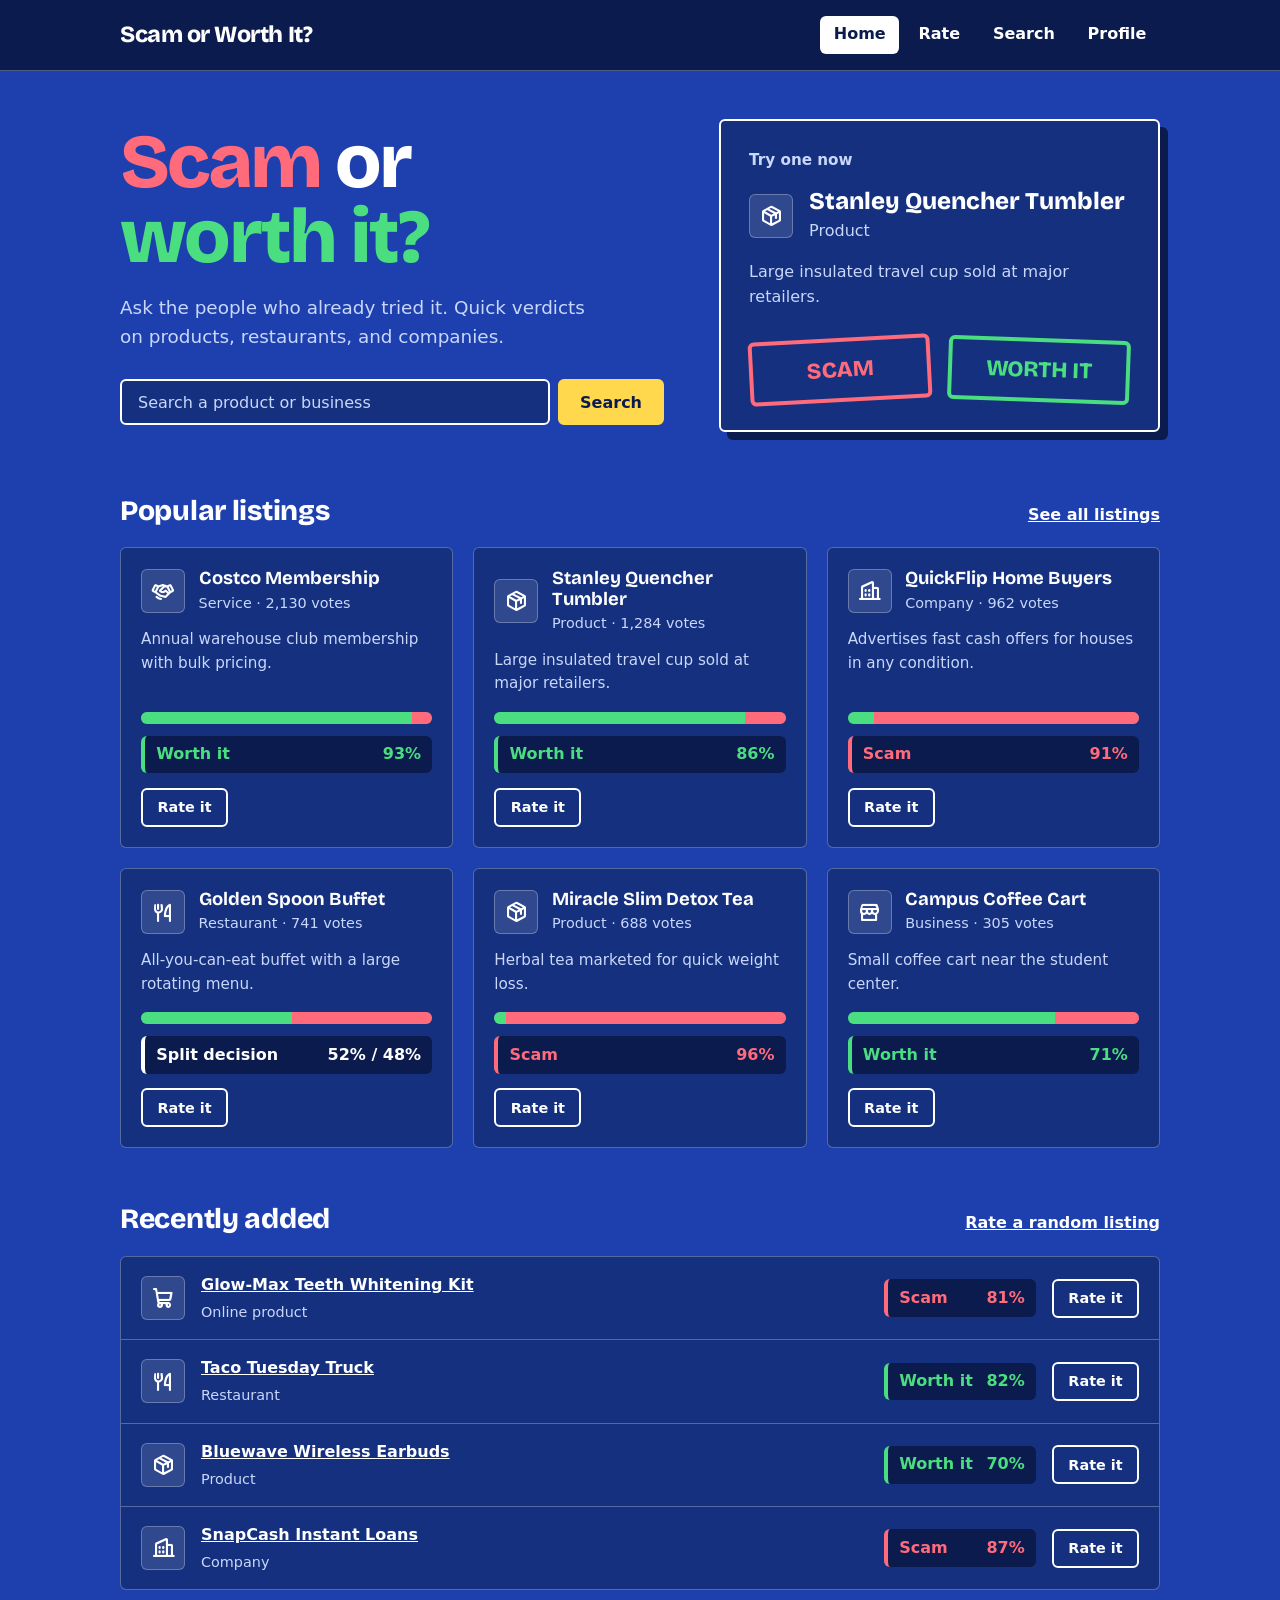
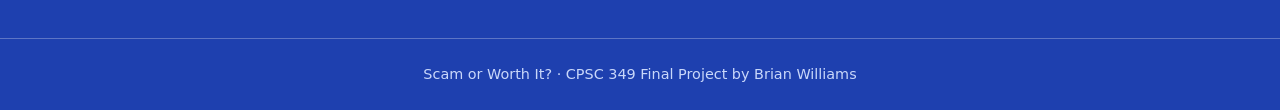
<file: index.html>
<!DOCTYPE html>
<html lang="en">

<head>
  <meta charset="UTF-8">
  <meta name="viewport" content="width=device-width, initial-scale=1">
  <title>Scam or Worth It? | Home</title>

  <link rel="stylesheet" href="css/styles.css">
  <link rel="stylesheet" href="css/home.css">
  <link rel="stylesheet" href="fonts/phosphor/style.css">
</head>

<body>

  <!-- ============ Header ============ -->
  <header class="site-header">
    <a class="logo" href="index.html">Scam or Worth It?</a>

    <nav aria-label="Main">
      <ul class="nav-list">
        <li><a href="index.html" aria-current="page">Home</a></li>
        <li><a href="rate.html">Rate</a></li>
        <li><a href="search.html">Search</a></li>
        <li><a href="profile.html">Profile</a></li>
      </ul>
    </nav>
  </header>


  <main>

    <!-- ============ Hero ============ -->
    <section class="hero">

      <div class="hero-text">
        <h1 class="fade-up">
          <span class="hl-scam">Scam</span> or <span class="hl-worth">worth it?</span>
        </h1>

        <p class="hero-sub fade-up delay-1">
          Ask the people who already tried it. Quick verdicts on products, restaurants, and companies.
        </p>

        <form class="search-form fade-up delay-2" action="search.html" method="get" role="search">
          <label class="visually-hidden" for="hero-search">Search products and businesses</label>
          <input id="hero-search" name="q" type="search" placeholder="Search a product or business">
          <button type="submit" class="btn btn-primary">Search</button>
        </form>
      </div>

      <!-- Filled by home.js with a random listing you have not rated yet -->
      <div class="hero-card fade-up delay-3" id="hero-card" aria-labelledby="try-title" hidden>
        <p class="hero-card-kicker" id="try-title">Try one now</p>

        <div class="hero-card-body">
          <span id="hero-icon"></span>
          <div>
            <h2 class="hero-card-name" id="hero-name"></h2>
            <p class="hero-card-meta" id="hero-meta"></p>
          </div>
        </div>

        <p class="hero-card-blurb" id="hero-blurb"></p>

        <div class="stamp-row" id="hero-stamps">
          <button type="button" class="stamp stamp-scam" data-vote="scam">Scam</button>
          <button type="button" class="stamp stamp-worth" data-vote="worth">Worth it</button>
        </div>

        <!-- Shown after a vote -->
        <div class="hero-card-result" id="hero-result" hidden>
          <p class="result-vote" id="hero-result-vote"></p>
          <div id="hero-result-stats"></div>

          <div class="hero-card-links">
            <button type="button" class="btn btn-primary" id="hero-another">Try another</button>
            <a class="btn" href="rate.html">Keep rating</a>
          </div>
        </div>
      </div>

      <!-- Shown if every listing has already been rated -->
      <div class="hero-card" id="hero-done" hidden>
        <p class="hero-card-kicker">All caught up</p>
        <h2 class="hero-card-name hero-done-title">You've rated every listing</h2>

        <div class="hero-card-links">
          <a class="btn btn-primary" href="profile.html">View my ratings</a>
        </div>
      </div>

    </section>


    <!-- ============ Popular ============ -->
    <section class="section" aria-labelledby="popular-title">
      <div class="section-head">
        <h2 id="popular-title">Popular listings</h2>
        <a href="search.html">See all listings</a>
      </div>

      <!-- Empty in the HTML. js/home.js adds the six most-voted listings here. -->
      <div class="card-grid" id="popular-grid"></div>
    </section>


    <!-- ============ Recently added ============ -->
    <section class="section" aria-labelledby="recent-title">
      <div class="section-head">
        <h2 id="recent-title">Recently added</h2>
        <a href="rate.html">Rate a random listing</a>
      </div>

      <!-- Empty in the HTML. js/home.js adds the four newest listings here. -->
      <ul class="recent-list" id="recent-list"></ul>
    </section>

  </main>


  <!-- ============ Footer ============ -->
  <footer class="site-footer">
    <p>Scam or Worth It? &middot; CPSC 349 Final Project by Brian Williams</p>
  </footer>


  <!-- Load order matters: the data first, then the shared helpers, then this page's script. -->
  <script src="database/listings.js"></script>
  <script src="js/common.js"></script>
  <script src="js/home.js"></script>
</body>

</html>
</file>
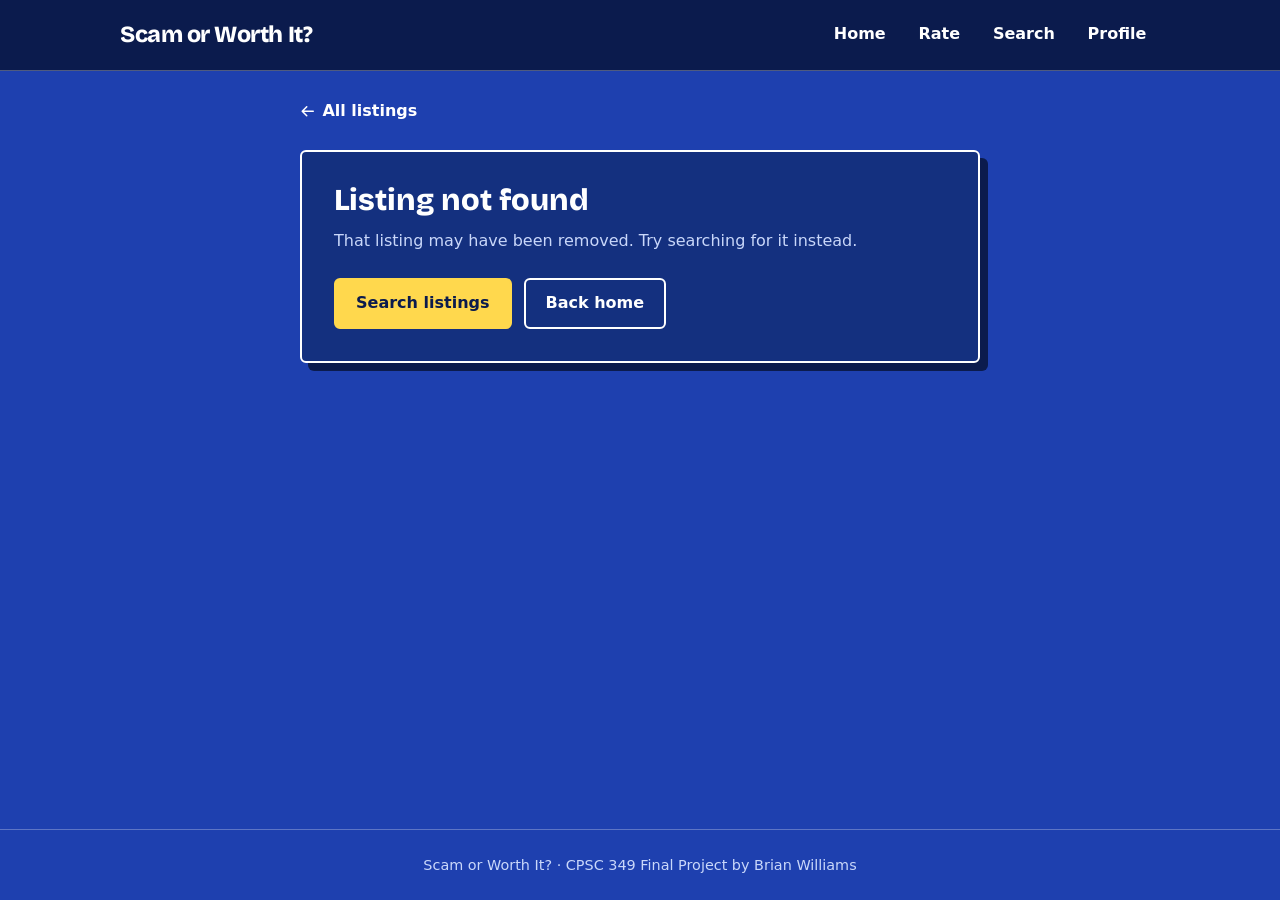
<file: listing.html>
<!DOCTYPE html>
<html lang="en">

<head>
  <meta charset="UTF-8">
  <meta name="viewport" content="width=device-width, initial-scale=1">
  <title>Scam or Worth It? | Listing</title>

  <link rel="stylesheet" href="css/styles.css">
  <link rel="stylesheet" href="css/listing.css">
  <link rel="stylesheet" href="fonts/phosphor/style.css">
</head>

<body>

  <!-- ============ Header ============ -->
  <header class="site-header">
    <a class="logo" href="index.html">Scam or Worth It?</a>

    <nav aria-label="Main">
      <ul class="nav-list">
        <li><a href="index.html">Home</a></li>
        <li><a href="rate.html">Rate</a></li>
        <li><a href="search.html">Search</a></li>
        <li><a href="profile.html">Profile</a></li>
      </ul>
    </nav>
  </header>


  <main class="listing-main">

    <a class="back-link" href="search.html">
      <i class="ph-bold ph-arrow-left" aria-hidden="true"></i>
      All listings
    </a>


    <!-- ============ Listing (filled by listing.js) ============ -->
    <div id="listing-view" hidden>

      <div class="listing-head">
        <span id="listing-icon"></span>
        <div>
          <h1 class="listing-title" id="listing-name"></h1>
          <p class="listing-meta" id="listing-meta"></p>
        </div>
      </div>

      <p class="listing-blurb" id="listing-blurb"></p>

      <!-- Community verdict -->
      <section class="listing-panel" aria-labelledby="verdict-title">
        <h2 class="panel-title" id="verdict-title">Community verdict</h2>

        <p class="big-pct" id="big-pct" aria-live="polite"></p>
        <div id="bar-slot"></div>

        <dl class="count-row">
          <div>
            <dt>Worth it</dt>
            <dd class="count-worth" id="count-worth"></dd>
          </div>
          <div>
            <dt>Scam</dt>
            <dd class="count-scam" id="count-scam"></dd>
          </div>
          <div>
            <dt>Total votes</dt>
            <dd id="count-total"></dd>
          </div>
        </dl>
      </section>

      <!-- Your vote -->
      <section class="listing-panel" aria-labelledby="vote-title">
        <h2 class="panel-title" id="vote-title">Your vote</h2>

        <div id="vote-stamps">
          <div class="stamp-row">
            <button type="button" class="stamp stamp-scam" data-vote="scam">Scam</button>
            <button type="button" class="stamp stamp-worth" data-vote="worth">Worth it</button>
          </div>
        </div>

        <div id="vote-mine" hidden>
          <p class="mine-line" id="mine-line"></p>

          <div class="rate-done-actions">
            <button type="button" class="btn btn-small" id="mine-change"></button>
            <button type="button" class="btn btn-small btn-danger" id="mine-remove">Remove my vote</button>
            <a class="btn btn-small btn-primary" href="rate.html">Rate another</a>
          </div>
        </div>
      </section>

    </div>


    <!-- ============ Not found ============ -->
    <section class="rate-done" id="not-found" hidden>
      <h2 class="rate-name">Listing not found</h2>
      <p class="rate-blurb">That listing may have been removed. Try searching for it instead.</p>

      <div class="rate-done-actions">
        <a class="btn btn-primary" href="search.html">Search listings</a>
        <a class="btn" href="index.html">Back home</a>
      </div>
    </section>

  </main>


  <!-- ============ Footer ============ -->
  <footer class="site-footer">
    <p>Scam or Worth It? &middot; CPSC 349 Final Project by Brian Williams</p>
  </footer>


  <script src="database/listings.js"></script>
  <script src="js/common.js"></script>
  <script src="js/listing.js"></script>
</body>

</html>
</file>
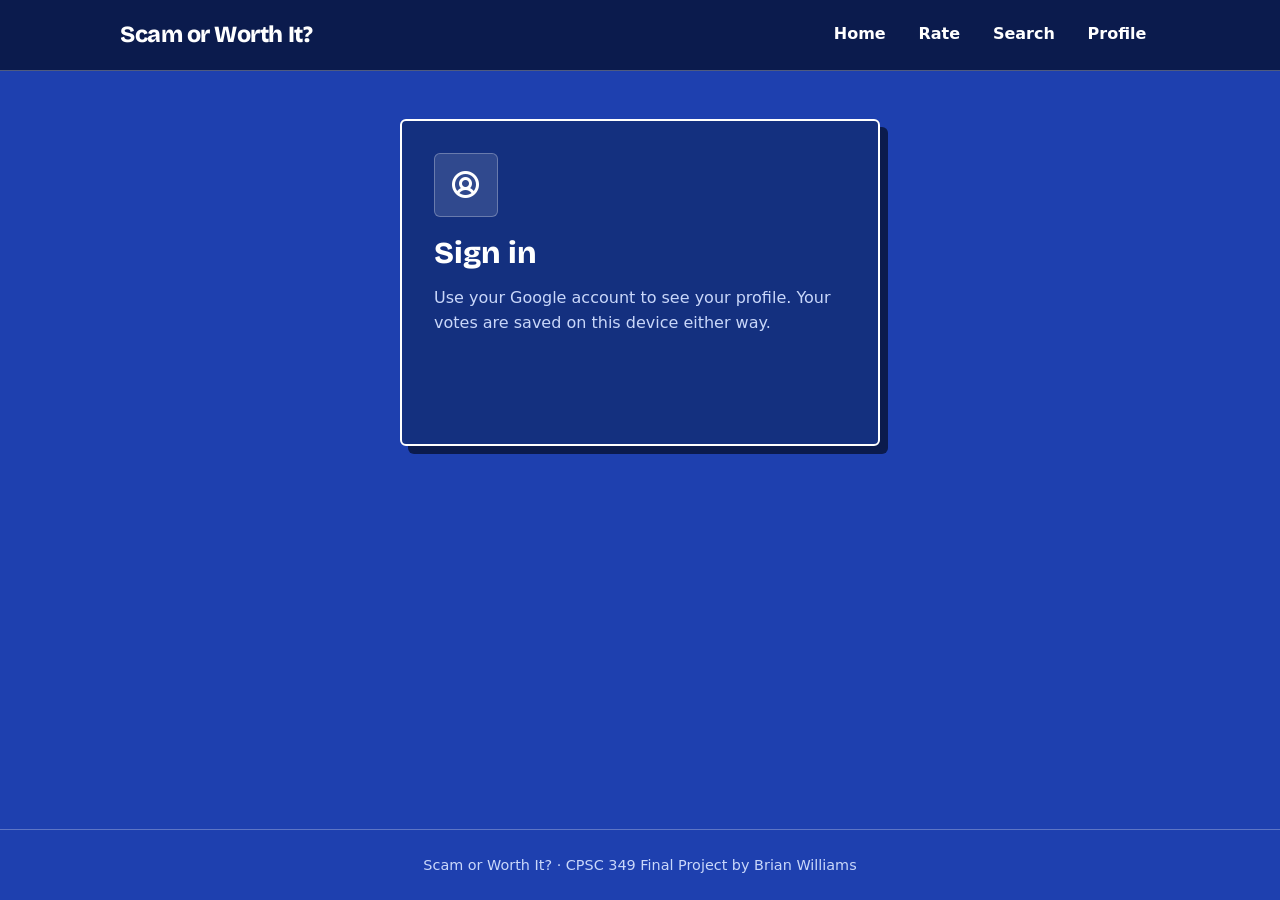
<file: LoginPage.html>
<!DOCTYPE html>
<html lang="en">

<head>
  <meta charset="UTF-8">
  <meta name="viewport" content="width=device-width, initial-scale=1">
  <title>Scam or Worth It? | Sign in</title>

  <link rel="stylesheet" href="css/styles.css">
  <link rel="stylesheet" href="css/login.css">
  <link rel="stylesheet" href="fonts/phosphor/style.css">

  <script src="https://accounts.google.com/gsi/client" async defer></script>
  <script src="database/users.js"></script>
</head>

<body>

  <!-- ============ Header ============ -->
  <header class="site-header">
    <a class="logo" href="index.html">Scam or Worth It?</a>

    <nav aria-label="Main">
      <ul class="nav-list">
        <li><a href="index.html">Home</a></li>
        <li><a href="rate.html">Rate</a></li>
        <li><a href="search.html">Search</a></li>
        <li><a href="profile.html">Profile</a></li>
      </ul>
    </nav>
  </header>


  <main class="login-main">

    <section class="rate-done login-card" aria-labelledby="login-title">

      <span class="icon-tile icon-tile-lg" aria-hidden="true">
        <i class="ph-bold ph-user-circle"></i>
      </span>

      <h1 class="rate-name" id="login-title">Sign in</h1>
      <p class="rate-blurb">
        Use your Google account to see your profile. Your votes are saved on this device either way.
      </p>

      <!-- Google sign-in -->
      <div id="g_id_onload"
           data-client_id="943172599710-h0sdcf947048ntnjkm2mucfn8bc6027t.apps.googleusercontent.com"
           data-callback="handleCredentialResponse"
           data-auto_prompt="false">
      </div>

      <div class="login-button">
        <div class="g_id_signin"
             data-type="standard"
             data-size="large">
        </div>
      </div>

      <p class="login-status" id="login-status" role="status" aria-live="polite" hidden></p>

    </section>

  </main>


  <!-- ============ Footer ============ -->
  <footer class="site-footer">
    <p>Scam or Worth It? &middot; CPSC 349 Final Project by Brian Williams</p>
  </footer>


  <script>
    function handleCredentialResponse(response) {
      console.log("Google ID token:", response.credential);

      const payload = decodeGoogleCredential(response.credential);
      console.log("Decoded user:", payload);

      addUser({
        sub: payload.sub,
        name: payload.name,
        email: payload.email,
        picture: payload.picture
      });

      const status = document.getElementById("login-status");
      status.textContent = "Signed in as " + payload.name;
      status.hidden = false;
    }
  </script>

</body>

</html>
</file>
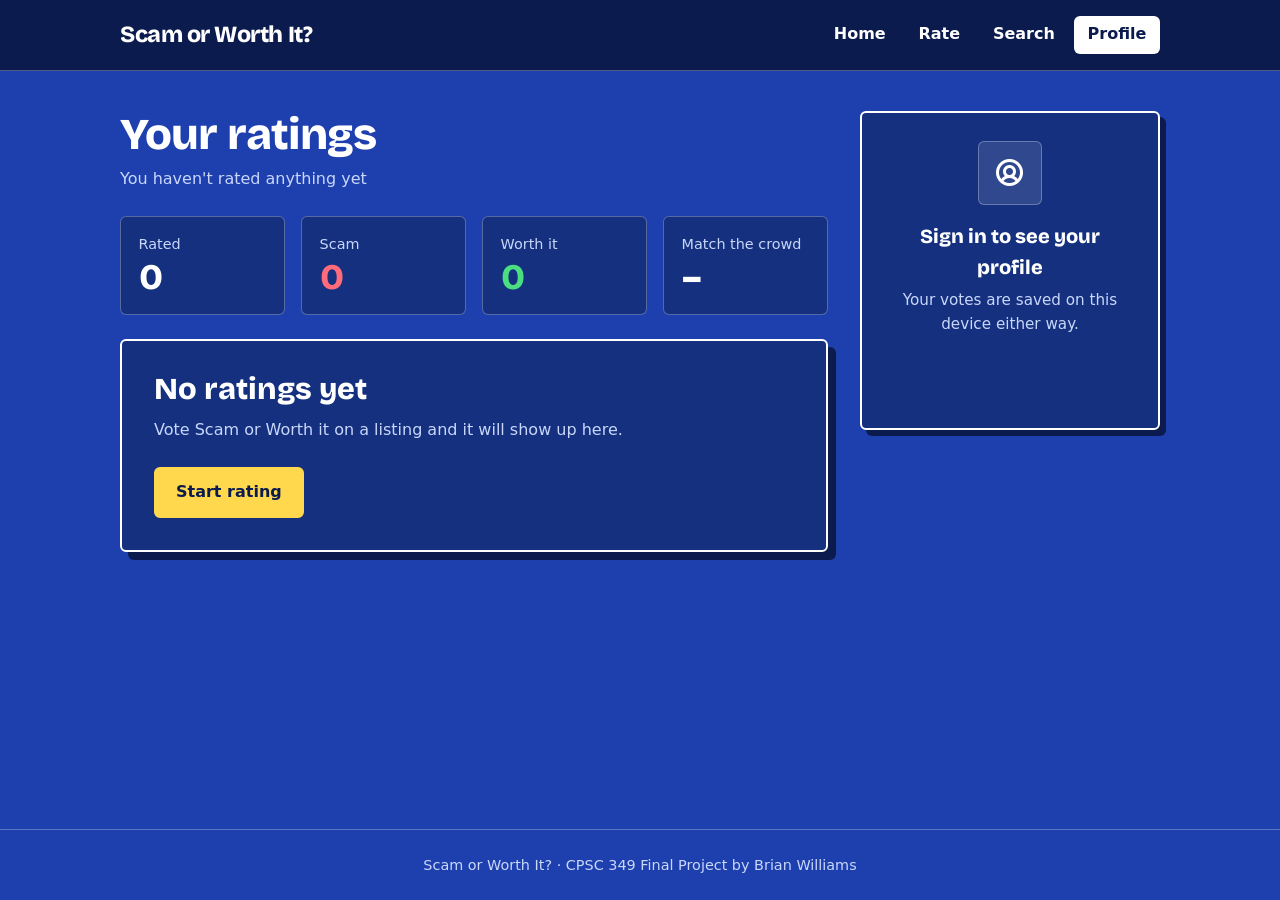
<file: profile.html>
<!DOCTYPE html>
<html lang="en">

<head>
  <meta charset="UTF-8">
  <meta name="viewport" content="width=device-width, initial-scale=1">
  <title>Scam or Worth It? | Profile</title>

  <link rel="stylesheet" href="css/styles.css">
  <link rel="stylesheet" href="css/profile.css">
  <link rel="stylesheet" href="fonts/phosphor/style.css">

  <script src="https://accounts.google.com/gsi/client" async defer></script>
  <script async src="https://securepubads.g.doubleclick.net/tag/js/gpt.js"></script>
</head>

<body>

  <!-- ============ Header ============ -->
  <header class="site-header">
    <a class="logo" href="index.html">Scam or Worth It?</a>

    <nav aria-label="Main">
      <ul class="nav-list">
        <li><a href="index.html">Home</a></li>
        <li><a href="rate.html">Rate</a></li>
        <li><a href="search.html">Search</a></li>
        <li><a href="profile.html" aria-current="page">Profile</a></li>
      </ul>
    </nav>
  </header>


  <div class="profile-layout">

    <!-- ============ Ad rail (hidden on narrow screens) ============ -->
    <aside class="ad-rail" aria-label="Advertisement">
      <div id="ad-slot-left"></div>
    </aside>


    <!-- ============ Main column ============ -->
    <main class="profile-main">

      <h1 class="rate-title">Your ratings</h1>
      <p class="rate-count" id="profile-summary" aria-live="polite"></p>

      <!-- Totals -->
      <dl class="stat-row" id="stat-row">
        <div class="stat">
          <dt>Rated</dt>
          <dd id="stat-total">0</dd>
        </div>
        <div class="stat stat-scam">
          <dt>Scam</dt>
          <dd id="stat-scam">0</dd>
        </div>
        <div class="stat stat-worth">
          <dt>Worth it</dt>
          <dd id="stat-worth">0</dd>
        </div>
        <div class="stat">
          <dt>Match the crowd</dt>
          <dd id="stat-agree">&ndash;</dd>
        </div>
      </dl>

      <!-- Filters and list -->
      <section class="section profile-section" id="profile-list-section" aria-labelledby="history-title">

        <div class="section-head">
          <h2 id="history-title">Your votes</h2>

          <div class="filter-row" role="group" aria-label="Filter votes">
            <button type="button" class="btn btn-small" data-filter="all" aria-pressed="true">All</button>
            <button type="button" class="btn btn-small" data-filter="scam" aria-pressed="false">Scam</button>
            <button type="button" class="btn btn-small" data-filter="worth" aria-pressed="false">Worth it</button>
          </div>
        </div>

        <!-- Empty in the HTML. js/profile.js adds one row per vote here. -->
        <ul class="vote-list" id="vote-list"></ul>

        <div class="profile-actions">
          <button type="button" class="btn btn-small btn-danger" id="clear-btn">Clear all ratings</button>
        </div>

      </section>

      <!-- No ratings yet -->
      <section class="rate-done" id="profile-empty" hidden>
        <h2 class="rate-name">No ratings yet</h2>
        <p class="rate-blurb">Vote Scam or Worth it on a listing and it will show up here.</p>

        <div class="rate-done-actions">
          <a class="btn btn-primary" href="rate.html">Start rating</a>
        </div>
      </section>

    </main>


    <!-- ============ Account card (filled by profile.js) ============ -->
    <aside class="profile-banner" id="profile-banner" aria-label="Account">
    </aside>

  </div>


  <!-- ============ Footer ============ -->
  <footer class="site-footer">
    <p>Scam or Worth It? &middot; CPSC 349 Final Project by Brian Williams</p>
  </footer>


  <script src="database/listings.js"></script>
  <script src="database/users.js"></script>
  <script src="js/common.js"></script>
  <script src="js/profile.js"></script>
  <script src="js/ads.js"></script>
</body>

</html>
</file>
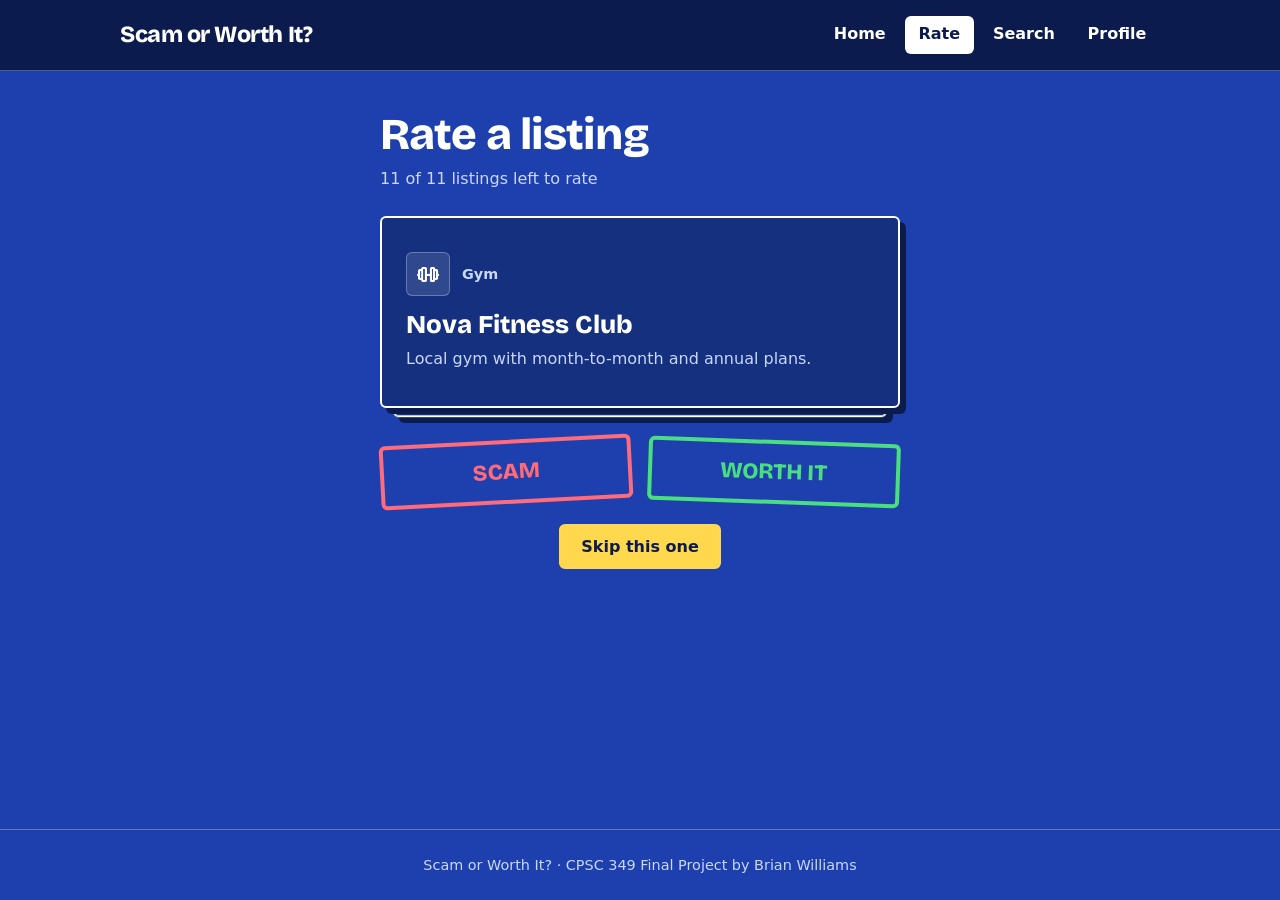
<file: rate.html>
<!DOCTYPE html>
<html lang="en">

<head>
  <meta charset="UTF-8">
  <meta name="viewport" content="width=device-width, initial-scale=1">
  <title>Scam or Worth It? | Rate</title>

  <link rel="stylesheet" href="css/styles.css">
  <link rel="stylesheet" href="css/rate.css">
  <link rel="stylesheet" href="fonts/phosphor/style.css">
</head>

<body>

  <!-- ============ Header ============ -->
  <header class="site-header">
    <a class="logo" href="index.html">Scam or Worth It?</a>

    <nav aria-label="Main">
      <ul class="nav-list">
        <li><a href="index.html">Home</a></li>
        <li><a href="rate.html" aria-current="page">Rate</a></li>
        <li><a href="search.html">Search</a></li>
        <li><a href="profile.html">Profile</a></li>
      </ul>
    </nav>
  </header>


  <main class="rate-main">

    <h1 class="rate-title">Rate a listing</h1>
    <p class="rate-count" id="rate-count" aria-live="polite"></p>


    <!-- ============ Card deck ============
         The front card is up for a vote. The next one waits behind it.
         js/rate.js fills both cards and swaps their positions after each vote. -->

    <div class="deck" id="deck">

      <article class="deck-card deck-back" id="card-b" aria-hidden="true">
        <div class="deck-top">
          <span class="deck-icon"></span>
          <p class="deck-category"></p>
        </div>
        <h2 class="deck-name"></h2>
        <p class="deck-blurb"></p>
      </article>

      <article class="deck-card deck-front" id="card-a">
        <div class="deck-top">
          <span class="deck-icon"></span>
          <p class="deck-category"></p>
        </div>
        <h2 class="deck-name"></h2>
        <p class="deck-blurb"></p>
      </article>

    </div>


    <!-- ============ Vote buttons ============ -->
    <div id="vote-area">
      <div class="stamp-row">
        <button type="button" class="stamp stamp-scam" data-vote="scam">Scam</button>
        <button type="button" class="stamp stamp-worth" data-vote="worth">Worth it</button>
      </div>

      <div class="rate-actions">
        <button type="button" class="btn btn-primary" id="skip-btn">Skip this one</button>
      </div>
    </div>


    <!-- ============ Result (replaces the vote buttons after voting) ============ -->
    <div class="rate-result" id="rate-result" hidden>
      <p class="result-vote" id="result-vote"></p>
      <p class="listing-meta" id="result-votes"></p>

      <div class="verdict-bar" id="result-bar" role="img">
        <span class="bar-worth" id="bar-worth"></span>
        <span class="bar-scam" id="bar-scam"></span>
      </div>

      <p class="verdict" id="result-verdict">
        <span id="result-label"></span>
        <span id="result-pct"></span>
      </p>

      <button type="button" class="btn btn-primary" id="next-btn">Next listing</button>
    </div>


    <!-- ============ All rated ============ -->
    <section class="rate-done" id="rate-done" hidden>
      <h2 class="rate-name">You've rated every listing</h2>
      <p class="rate-blurb">Check your votes on your profile, or clear them to start over.</p>

      <div class="rate-done-actions">
        <a class="btn btn-primary" href="profile.html">View my ratings</a>
        <button type="button" class="btn" id="reset-btn">Clear my ratings</button>
      </div>
    </section>

  </main>


  <!-- ============ Footer ============ -->
  <footer class="site-footer">
    <p>Scam or Worth It? &middot; CPSC 349 Final Project by Brian Williams</p>
  </footer>


  <script src="database/listings.js"></script>
  <script src="js/common.js"></script>
  <script src="js/rate.js"></script>
</body>

</html>
</file>
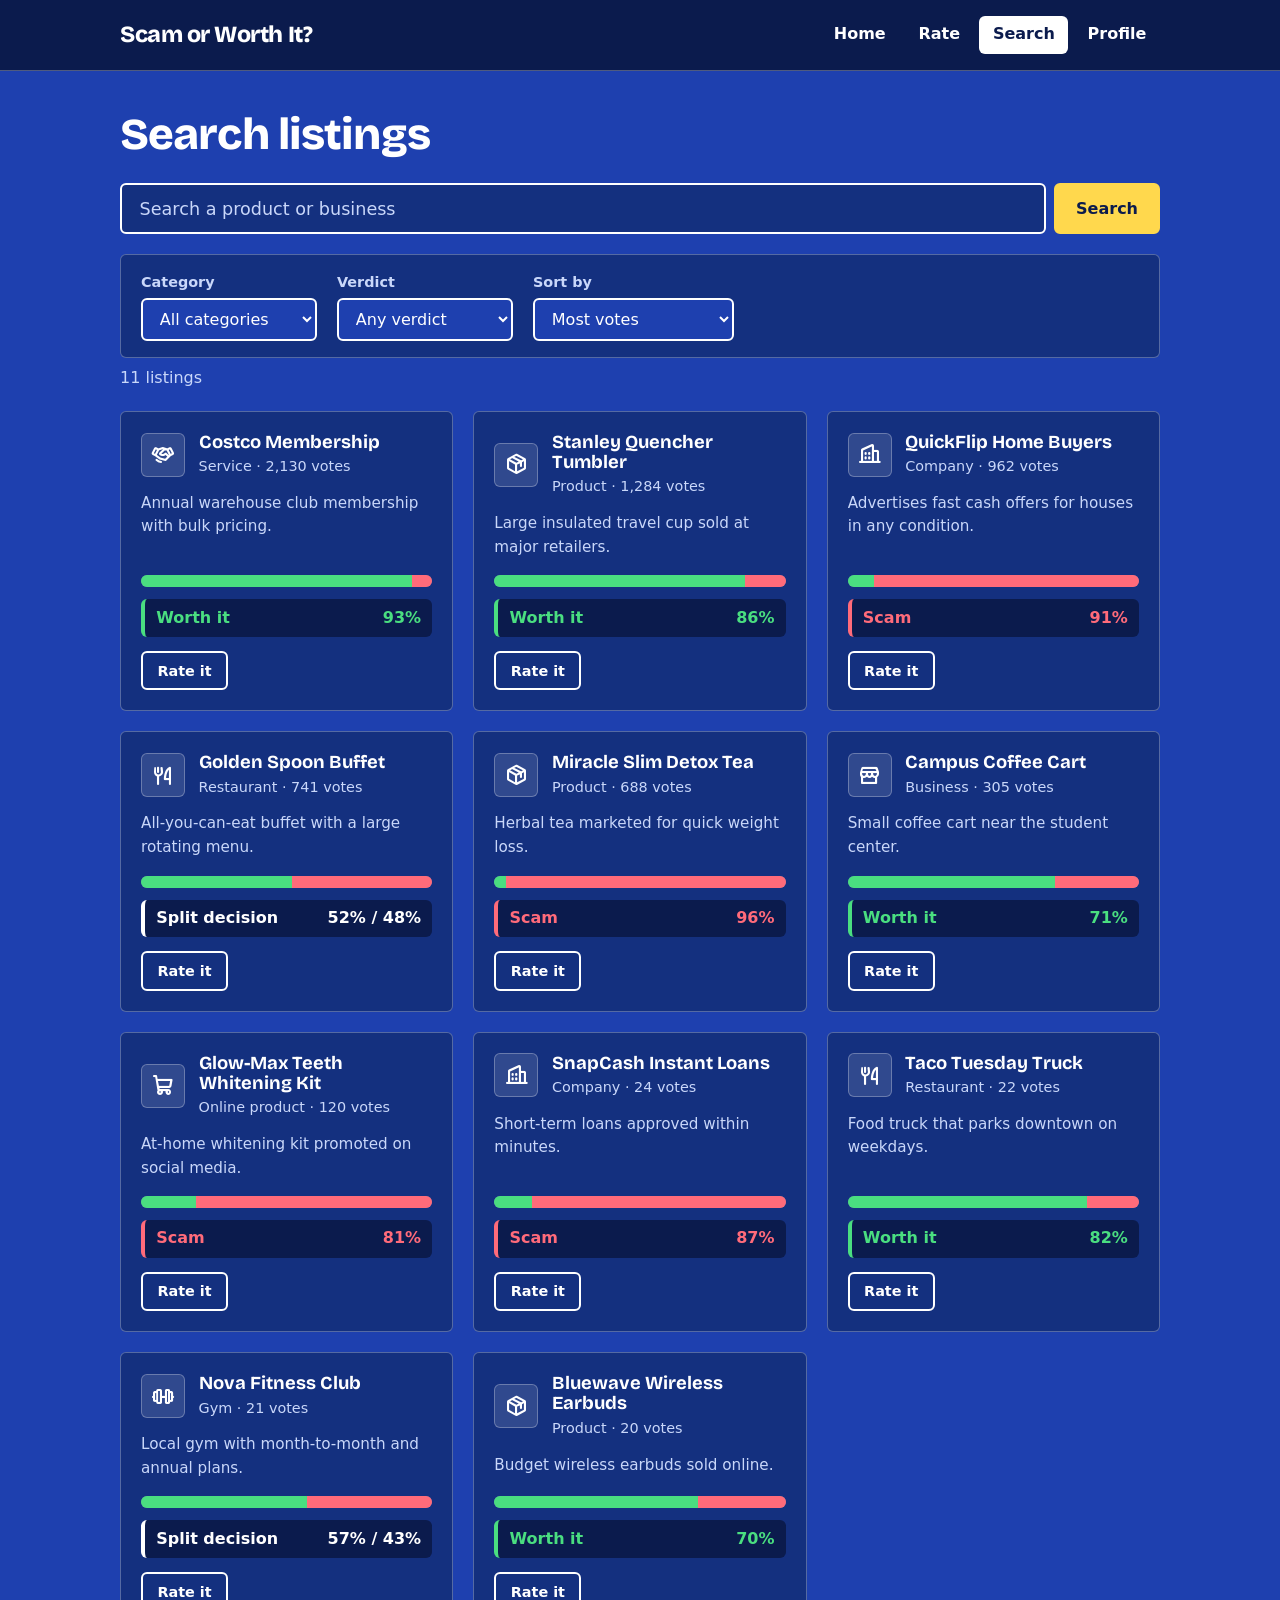
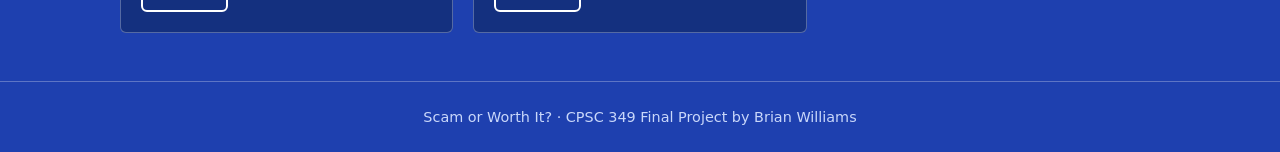
<file: search.html>
<!DOCTYPE html>
<html lang="en">

<head>
  <meta charset="UTF-8">
  <meta name="viewport" content="width=device-width, initial-scale=1">
  <title>Scam or Worth It? | Search</title>

  <link rel="stylesheet" href="css/styles.css">
  <link rel="stylesheet" href="css/search.css">
  <link rel="stylesheet" href="fonts/phosphor/style.css">
</head>

<body>

  <!-- ============ Header ============ -->
  <header class="site-header">
    <a class="logo" href="index.html">Scam or Worth It?</a>

    <nav aria-label="Main">
      <ul class="nav-list">
        <li><a href="index.html">Home</a></li>
        <li><a href="rate.html">Rate</a></li>
        <li><a href="search.html" aria-current="page">Search</a></li>
        <li><a href="profile.html">Profile</a></li>
      </ul>
    </nav>
  </header>


  <main>

    <h1 class="rate-title">Search listings</h1>

    <!-- ============ Search ============ -->
    <form class="search-form search-page-form" id="search-form" role="search">
      <label class="visually-hidden" for="search-input">Search products and businesses</label>
      <input id="search-input" name="q" type="search" placeholder="Search a product or business" autocomplete="off">
      <button type="submit" class="btn btn-primary">Search</button>
    </form>


    <!-- ============ Filters ============ -->
    <div class="search-controls">

      <div class="control">
        <label for="category-select">Category</label>
        <select id="category-select">
          <option value="all">All categories</option>
        </select>
      </div>

      <div class="control">
        <label for="verdict-select">Verdict</label>
        <select id="verdict-select">
          <option value="all">Any verdict</option>
          <option value="worth">Worth it</option>
          <option value="scam">Scam</option>
          <option value="split">Split decision</option>
        </select>
      </div>

      <div class="control">
        <label for="sort-select">Sort by</label>
        <select id="sort-select">
          <option value="votes">Most votes</option>
          <option value="worth">Highest Worth it %</option>
          <option value="scam">Highest Scam %</option>
          <option value="name">Name (A to Z)</option>
        </select>
      </div>

    </div>


    <!-- ============ Results ============ -->
    <p class="rate-count" id="result-count" aria-live="polite"></p>

    <!-- Empty in the HTML. js/search.js fills this with the matching listings. -->
    <div class="card-grid search-grid" id="results"></div>

    <section class="rate-done" id="no-results" hidden>
      <h2 class="rate-name">No listings found</h2>
      <p class="rate-blurb">Try a different spelling, or clear the filters.</p>

      <div class="rate-done-actions">
        <button type="button" class="btn btn-primary" id="reset-filters">Clear search and filters</button>
        <a class="btn" href="rate.html">Rate a random listing</a>
      </div>
    </section>

  </main>


  <!-- ============ Footer ============ -->
  <footer class="site-footer">
    <p>Scam or Worth It? &middot; CPSC 349 Final Project by Brian Williams</p>
  </footer>


  <script src="database/listings.js"></script>
  <script src="js/common.js"></script>
  <script src="js/search.js"></script>
</body>

</html>
</file>
<file: css/styles.css>
/* ==========================================================================
   Base styles shared by every page.
   Page-specific rules live in home.css, search.css, rate.css, and so on.
   ========================================================================== */


/* ---------- Fonts (self-hosted) ---------- */

@font-face {
  font-family: "Bricolage Grotesque";
  src: url("../fonts/bricolage-700.woff2") format("woff2");
  font-weight: 700;
  font-style: normal;
  font-display: swap;
}

@font-face {
  font-family: "Bricolage Grotesque";
  src: url("../fonts/bricolage-800.woff2") format("woff2");
  font-weight: 800 900;
  font-style: normal;
  font-display: swap;
}


/* ---------- Design tokens ---------- */

:root {
  /* Colour */
  --ink: #ffffff;                 /* main text */
  --ink-soft: #c9d7fa;            /* secondary text */
  --on-light: #0b1b4d;            /* text on yellow or white fills */
  --bg: #1e40af;                  /* page background */
  --card: #14307f;                /* cards and inputs */
  --banner: #0b1b4d;              /* header and verdict chips */
  --shadow: #0b1b4d;              /* hard offset shadows */
  --line: rgba(255, 255, 255, 0.28);
  --highlight: #ffd84d;           /* primary buttons and focus ring */
  --scam: #ff6b7a;
  --scam-soft: #ffb3bb;           /* scam red for small text (4.5:1 on blue) */
  --worth: #4ade80;

  /* Type */
  --font-display: "Bricolage Grotesque", system-ui, -apple-system, "Segoe UI", Roboto, "Helvetica Neue", Arial, sans-serif;
  --font-body: system-ui, -apple-system, "Segoe UI", Roboto, "Helvetica Neue", Arial, sans-serif;

  /* Shape and layout */
  --radius: 6px;
  --page-width: 1080px;
  --ease: cubic-bezier(0.16, 1, 0.3, 1);

  color-scheme: dark;             /* dark dropdowns, scrollbars, form controls */
}


/* ---------- Base ---------- */

*,
*::before,
*::after {
  box-sizing: border-box;
}

body {
  display: flex;
  flex-direction: column;
  min-height: 100dvh;
  margin: 0;
  background: var(--bg);
  color: var(--ink);
  font-family: var(--font-body);
  font-size: 1rem;
  line-height: 1.55;
}

/* Every page's content sits in one centred column, up to --page-width wide.
   profile-main overrides this inside its own layout (see profile.css). */
main {
  flex: 1;
  width: 100%;
  max-width: var(--page-width);
  margin: 0 auto;
  padding: 0 1.25rem 3rem;
}

h1,
h2,
h3 {
  margin: 0;
  font-family: var(--font-display);
  line-height: 1.1;
}

p {
  margin: 0;
}

a {
  color: var(--ink);
}

a:focus-visible,
button:focus-visible,
input:focus-visible,
select:focus-visible {
  outline: 3px solid var(--highlight);
  outline-offset: 2px;
}

/* Hides an element visually but keeps it for screen readers.
   Used for the search field labels, which the design doesn't show. */
.visually-hidden {
  position: absolute;
  width: 1px;
  height: 1px;
  overflow: hidden;
  clip: rect(0 0 0 0);
  white-space: nowrap;
}

[hidden] {
  display: none !important;
}


/* ---------- Header and navigation ---------- */

.site-header {
  position: relative;
  z-index: 10;                    /* keeps the Rate deck under the banner */
  display: flex;
  flex-wrap: wrap;
  align-items: center;
  justify-content: space-between;
  gap: 0.75rem 2rem;
  padding: 1rem max(1.25rem, calc((100% - var(--page-width)) / 2 + 1.25rem));
  background: var(--banner);
  border-bottom: 1px solid var(--line);
}

.logo {
  font-family: var(--font-display);
  font-size: 1.45rem;
  font-weight: 800;
  letter-spacing: -0.02em;
  text-decoration: none;
}

.nav-list {
  display: flex;
  gap: 0.35rem;
  margin: 0;
  padding: 0;
  list-style: none;
}

.nav-list a {
  display: block;
  padding: 0.4rem 0.85rem;
  border-radius: var(--radius);
  font-weight: 600;
  text-decoration: none;
  transition: background-color 0.15s ease;
}

.nav-list a:hover {
  background: rgba(255, 255, 255, 0.12);
}

.nav-list a[aria-current="page"] {
  background: var(--ink);
  color: var(--on-light);
}


/* ---------- Section layout ---------- */

.section {
  margin-top: 3.5rem;
}

.section-head {
  display: flex;
  align-items: baseline;
  justify-content: space-between;
  gap: 1rem;
  margin-bottom: 1.25rem;
}

.section-head h2 {
  font-size: 1.75rem;
  font-weight: 800;
  letter-spacing: -0.01em;
}

.section-head a {
  font-weight: 600;
}

.rate-title {
  margin-top: 2.5rem;
  font-size: clamp(2rem, 4vw, 2.75rem);
  font-weight: 800;
  letter-spacing: -0.02em;
}

.rate-count {
  margin-top: 0.5rem;
  color: var(--ink-soft);
}

.listing-meta {
  margin-top: 0.2rem;
  font-size: 0.9rem;
  color: var(--ink-soft);
}

.site-footer {
  padding: 1.5rem 1.25rem;
  border-top: 1px solid var(--line);
  color: var(--ink-soft);
  font-size: 0.9rem;
  text-align: center;
}


/* ---------- Buttons ---------- */

/* Base button. Variants layer on top of this:
   .btn-primary (yellow), .btn-small (compact), .btn-danger (red outline). */
.btn {
  display: inline-block;
  padding: 0.7rem 1.25rem;
  border: 2px solid var(--ink);
  border-radius: var(--radius);
  background: var(--card);
  color: var(--ink);
  font-family: var(--font-body);
  font-size: 1rem;
  font-weight: 600;
  text-decoration: none;
  cursor: pointer;
  transition: background-color 0.15s ease, color 0.15s ease, transform 0.1s ease;
}

.btn:hover {
  background: var(--ink);
  color: var(--on-light);
}

.btn:active {
  transform: translateY(1px) scale(0.98);
}

.btn-primary {
  background: var(--highlight);
  border-color: var(--highlight);
  color: var(--on-light);
}

.btn-primary:hover {
  background: var(--ink);
  border-color: var(--ink);
  color: var(--on-light);
}

.btn-small {
  padding: 0.4rem 0.9rem;
  font-size: 0.9rem;
  white-space: nowrap;
}

/* Destructive actions: remove a vote, clear everything */
.btn-danger {
  background: transparent;
  border-color: var(--scam-soft);
  color: var(--scam-soft);
}

.btn-danger:hover {
  background: var(--scam-soft);
  border-color: var(--scam-soft);
  color: var(--on-light);
}


/* ---------- Search field ---------- */

.search-form {
  display: flex;
  gap: 0.5rem;
  max-width: 34rem;
  margin-top: 1.75rem;
}

.search-form input {
  flex: 1;
  min-width: 0;
  padding: 0.7rem 1rem;
  border: 2px solid var(--ink);
  border-radius: var(--radius);
  background: var(--card);
  color: var(--ink);
  font-family: var(--font-body);
  font-size: 1rem;
}

.search-form input::placeholder {
  color: var(--ink-soft);
}


/* ---------- Stamps ----------
   The memorable element: heavy, slightly tilted, ink-bordered.
   Each stamp sets --tone (its colour) and --tilt (its angle). */

.stamp {
  flex: 1;
  padding: 0.9rem 0.5rem;
  border: 4px solid var(--tone, var(--ink));
  border-radius: var(--radius);
  background: transparent;
  color: var(--tone, var(--ink));
  font-family: var(--font-display);
  font-size: 1.4rem;
  font-weight: 800;
  text-align: center;
  text-decoration: none;
  text-transform: uppercase;
  cursor: pointer;
  transform: rotate(var(--tilt, 0deg));
  transition: transform 0.12s ease, background-color 0.12s ease, color 0.12s ease;
}

.stamp:hover,
.stamp:focus-visible {
  background: var(--tone, var(--ink));
  color: var(--card);
  transform: rotate(var(--tilt, 0deg)) scale(1.05);
}

/* Pressed: the stamp lands */
.stamp:active {
  transform: rotate(var(--tilt, 0deg)) scale(0.96);
}

/* Each stamp only sets its colour and tilt. The shared .stamp rules do the rest. */
.stamp-scam {
  --tone: var(--scam);
  --tilt: -3deg;
}

.stamp-worth {
  --tone: var(--worth);
  --tilt: 2deg;
}

.stamp-row {
  display: flex;
  gap: 1rem;
  margin-top: 1.75rem;
}


/* ---------- Category icon tile ---------- */

.icon-tile {
  display: inline-flex;
  flex-shrink: 0;
  align-items: center;
  justify-content: center;
  width: 2.75rem;
  height: 2.75rem;
  border: 1px solid var(--line);
  border-radius: var(--radius);
  background: rgba(255, 255, 255, 0.12);
  color: var(--ink);
  font-size: 1.4rem;
}

.icon-tile-lg {
  width: 4rem;
  height: 4rem;
  font-size: 2rem;
}


/* ---------- Listing cards ---------- */

.card-grid {
  display: grid;
  grid-template-columns: repeat(3, 1fr);
  gap: 1.25rem;
}

/* One listing as a card. Used by the popular grid on home and by search results.
   The card is a flex column so the bar and chip line up across a row. */
.listing-card {
  position: relative;             /* anchors the stretched title link */
  display: flex;
  flex-direction: column;
  padding: 1.25rem;
  border: 1px solid var(--line);
  border-radius: var(--radius);
  background: var(--card);
  transition: transform 0.18s var(--ease), box-shadow 0.18s var(--ease), border-color 0.18s ease;
}

.listing-card:hover,
.listing-card:focus-within {
  transform: translateY(-3px);
  border-color: var(--ink);
  box-shadow: 5px 5px 0 var(--shadow);
}

.card-top {
  display: flex;
  align-items: center;
  gap: 0.85rem;
}

.listing-card h3 {
  font-size: 1.15rem;
  font-weight: 700;
}

.listing-card h3 a {
  text-decoration: none;
}

/* The whole card is clickable through the title link */
.listing-card h3 a::after {
  content: "";
  position: absolute;
  inset: 0;
}

.listing-card h3 a:hover {
  text-decoration: underline;
}

.listing-card h3 a:focus-visible {
  outline-offset: 4px;
}

/* flex: 1 pushes the bar to the bottom so bars line up across a row */
.card-blurb {
  display: -webkit-box;
  flex: 1;
  margin-top: 0.9rem;
  overflow: hidden;
  color: var(--ink-soft);
  font-size: 0.95rem;
  -webkit-box-orient: vertical;
  -webkit-line-clamp: 2;
}

.card-foot {
  margin-top: 0.9rem;
}

.card-voted {
  color: var(--ink-soft);
  font-size: 0.9rem;
  font-weight: 600;
}


/* ---------- Verdict bar and chip ----------
   Bar: green = Worth it, red = Scam.
   Chip: a dark plate so the coloured text stays readable. */

.verdict-bar {
  display: flex;
  height: 12px;
  margin-top: 1rem;
  overflow: hidden;
  border-radius: 999px;
  background: var(--line);
}

.bar-worth {
  background: var(--worth);
}

.bar-scam {
  background: var(--scam);
}

.verdict {
  display: flex;
  align-items: center;
  justify-content: space-between;
  gap: 0.75rem;
  margin-top: 0.75rem;
  padding: 0.4rem 0.7rem;
  border-left: 4px solid currentColor;
  border-radius: var(--radius);
  background: var(--banner);
  font-weight: 700;
}

.verdict-worth {
  color: var(--worth);
}

.verdict-scam {
  color: var(--scam);
}

.verdict-split {
  color: var(--ink);
}


/* ---------- Shared states: empty, finished, and results ---------- */

/* Boxed panel for "empty" and "finished" messages: no ratings yet,
   no search results, all rated, listing not found, and the sign-in card. */
.rate-done {
  margin-top: 1.5rem;
  padding: 2rem;
  border: 2px solid var(--ink);
  border-radius: var(--radius);
  background: var(--card);
  box-shadow: 8px 8px 0 var(--shadow);
}

.rate-name {
  font-size: 1.9rem;
  font-weight: 800;
}

.rate-blurb {
  max-width: 34rem;
  margin-top: 0.75rem;
  color: var(--ink-soft);
}

.rate-done-actions {
  display: flex;
  flex-wrap: wrap;
  gap: 0.75rem;
  margin-top: 1.5rem;
}

.result-vote {
  font-family: var(--font-display);
  font-size: 1.3rem;
  font-weight: 800;
}


/* ---------- Entry motion ----------
   Hero reads first, then the rest. Use .delay-N with .fade-up to stagger. */

@keyframes fade-up {
  from {
    opacity: 0;
    transform: translateY(14px);
  }

  to {
    opacity: 1;
    transform: none;
  }
}

@keyframes bar-grow {
  from {
    transform: scaleX(0);
  }

  to {
    transform: scaleX(1);
  }
}

/* Plays once when the element appears. Each .delay-N step adds 70ms,
   so elements with delay-1 and delay-2 come in one after the other. */
.fade-up {
  animation: fade-up 0.6s var(--ease) both;
  animation-delay: calc(var(--i, 0) * 70ms);
}

.delay-1 { --i: 1; }
.delay-2 { --i: 2; }
.delay-3 { --i: 3; }

.verdict-bar.animate span {
  transform-origin: left;
  animation: bar-grow 0.7s var(--ease) both;
}


/* ---------- Responsive ---------- */

@media (max-width: 900px) {
  .card-grid {
    grid-template-columns: repeat(2, 1fr);
  }
}

/* Phone layout: everything stacks into one column and the header wraps.
   Each page's own CSS file has its own phone rules too. */
@media (max-width: 560px) {
  .site-header {
    padding-top: 0.85rem;
    padding-bottom: 0.85rem;
  }

  /* Logo on top, the four links share the second row */
  nav {
    width: 100%;
  }

  .nav-list {
    justify-content: space-between;
  }

  .nav-list a {
    padding: 0.4rem 0.6rem;
  }

  .card-grid {
    grid-template-columns: 1fr;
  }

  .search-form,
  .stamp-row {
    flex-direction: column;
  }

  .section-head {
    flex-direction: column;
    gap: 0.4rem;
  }

  .rate-done {
    padding: 1.5rem;
  }
}


/* ---------- Reduced motion ---------- */

@media (prefers-reduced-motion: reduce) {
  *,
  *::before,
  *::after {
    animation: none !important;
    transition: none !important;
  }

  .listing-card:hover,
  .listing-card:focus-within {
    transform: none;
  }
}
</file>
<file: css/home.css>
/* Home page. Loaded after styles.css. */


/* ---------- Hero ---------- */

/* Two columns on desktop: headline and search on the left, the Try one card on the right.
   Stacks into one column below 900px. */
.hero {
  display: grid;
  grid-template-columns: 1.25fr 1fr;
  align-items: center;
  gap: 3rem;
  padding: 3rem 0 0.5rem;
}

.hero h1 {
  font-size: clamp(2.8rem, 7vw, 4.75rem);
  font-weight: 800;
  line-height: 0.98;
  letter-spacing: -0.035em;
}

.hl-scam {
  color: var(--scam);
}

/* Keeps "worth it?" on one line so the headline is two lines at most */
.hl-worth {
  color: var(--worth);
  white-space: nowrap;
}

.hero-sub {
  max-width: 30rem;
  margin-top: 1.25rem;
  color: var(--ink-soft);
  font-size: 1.15rem;
}


/* ---------- Hero card ---------- */

/* The "Try one now" card. home.js fills it with a random unrated listing.
   The "All caught up" card uses this same style. */
.hero-card {
  padding: 1.75rem;
  border: 2px solid var(--ink);
  border-radius: var(--radius);
  background: var(--card);
  box-shadow: 8px 8px 0 var(--shadow);
}

.hero-card-kicker {
  color: var(--ink-soft);
  font-size: 0.95rem;
  font-weight: 600;
}

.hero-card-body {
  display: flex;
  align-items: center;
  gap: 1rem;
  margin-top: 1rem;
}

.hero-card-name {
  font-size: 1.5rem;
  font-weight: 800;
}

.hero-done-title {
  margin-top: 0.5rem;
}

.hero-card-meta {
  margin-top: 0.3rem;
  color: var(--ink-soft);
}

.hero-card-blurb {
  margin-top: 1rem;
  color: var(--ink-soft);
}

.hero-card-result .result-vote {
  margin-top: 1.25rem;
}

.hero-card-links {
  display: flex;
  flex-wrap: wrap;
  gap: 0.75rem;
  margin-top: 1.25rem;
}


/* ---------- Recently added ---------- */

/* "Recently added": one row per listing (icon, name, category, verdict, button).
   home.js builds the rows. */
.recent-list {
  margin: 0;
  padding: 0;
  list-style: none;
  border: 1px solid var(--line);
  border-radius: var(--radius);
  background: var(--card);
}

.recent-list li {
  display: flex;
  align-items: center;
  gap: 1rem;
  padding: 1rem 1.25rem;
}

.recent-list li + li {
  border-top: 1px solid var(--line);
}

.recent-info {
  flex: 1;
  min-width: 0;
}

.recent-info > a {
  font-weight: 700;
}

.recent-list .verdict {
  flex-shrink: 0;
  min-width: 9.5rem;
  margin-top: 0;
}


/* ---------- Responsive ---------- */

@media (max-width: 900px) {
  .hero {
    grid-template-columns: 1fr;
    gap: 2.5rem;
    padding-top: 2rem;
  }
}

@media (max-width: 560px) {
  .recent-list li {
    flex-wrap: wrap;
  }

  .recent-list .verdict {
    order: 3;
    width: 100%;
  }
}
</file>
<file: fonts/phosphor/style.css>
@font-face {
  font-family: "Phosphor-Bold";
  src:
    url("./Phosphor-Bold.woff2") format("woff2"),
    url("./Phosphor-Bold.woff") format("woff"),
    url("./Phosphor-Bold.ttf") format("truetype"),
    url("./Phosphor-Bold.svg#Phosphor-Bold") format("svg");
  font-weight: normal;
  font-style: normal;
  font-display: block;
}

.ph-bold {
  /* use !important to prevent issues with browser extensions that change fonts */
  font-family: "Phosphor-Bold" !important;
  speak: never;
  font-style: normal;
  font-weight: normal;
  font-variant: normal;
  text-transform: none;
  line-height: 1;

  /* Enable Ligatures ================ */
  letter-spacing: 0;
  -webkit-font-feature-settings: "liga";
  -moz-font-feature-settings: "liga=1";
  -moz-font-feature-settings: "liga";
  -ms-font-feature-settings: "liga" 1;
  font-feature-settings: "liga";
  -webkit-font-variant-ligatures: discretionary-ligatures;
  font-variant-ligatures: discretionary-ligatures;

  /* Better Font Rendering =========== */
  -webkit-font-smoothing: antialiased;
  -moz-osx-font-smoothing: grayscale;
}

.ph-bold.ph-acorn:before {
  content: "\eb9a";
}
.ph-bold.ph-address-book:before {
  content: "\e6f8";
}
.ph-bold.ph-address-book-tabs:before {
  content: "\ee4e";
}
.ph-bold.ph-air-traffic-control:before {
  content: "\ecd8";
}
.ph-bold.ph-airplane:before {
  content: "\e002";
}
.ph-bold.ph-airplane-in-flight:before {
  content: "\e4fe";
}
.ph-bold.ph-airplane-landing:before {
  content: "\e502";
}
.ph-bold.ph-airplane-takeoff:before {
  content: "\e504";
}
.ph-bold.ph-airplane-taxiing:before {
  content: "\e500";
}
.ph-bold.ph-airplane-tilt:before {
  content: "\e5d6";
}
.ph-bold.ph-airplay:before {
  content: "\e004";
}
.ph-bold.ph-alarm:before {
  content: "\e006";
}
.ph-bold.ph-alien:before {
  content: "\e8a6";
}
.ph-bold.ph-align-bottom:before {
  content: "\e506";
}
.ph-bold.ph-align-bottom-simple:before {
  content: "\eb0c";
}
.ph-bold.ph-align-center-horizontal:before {
  content: "\e50a";
}
.ph-bold.ph-align-center-horizontal-simple:before {
  content: "\eb0e";
}
.ph-bold.ph-align-center-vertical:before {
  content: "\e50c";
}
.ph-bold.ph-align-center-vertical-simple:before {
  content: "\eb10";
}
.ph-bold.ph-align-left:before {
  content: "\e50e";
}
.ph-bold.ph-align-left-simple:before {
  content: "\eaee";
}
.ph-bold.ph-align-right:before {
  content: "\e510";
}
.ph-bold.ph-align-right-simple:before {
  content: "\eb12";
}
.ph-bold.ph-align-top:before {
  content: "\e512";
}
.ph-bold.ph-align-top-simple:before {
  content: "\eb14";
}
.ph-bold.ph-amazon-logo:before {
  content: "\e96c";
}
.ph-bold.ph-ambulance:before {
  content: "\e572";
}
.ph-bold.ph-anchor:before {
  content: "\e514";
}
.ph-bold.ph-anchor-simple:before {
  content: "\e5d8";
}
.ph-bold.ph-android-logo:before {
  content: "\e008";
}
.ph-bold.ph-angle:before {
  content: "\e7bc";
}
.ph-bold.ph-angular-logo:before {
  content: "\eb80";
}
.ph-bold.ph-aperture:before {
  content: "\e00a";
}
.ph-bold.ph-app-store-logo:before {
  content: "\e974";
}
.ph-bold.ph-app-window:before {
  content: "\e5da";
}
.ph-bold.ph-apple-logo:before {
  content: "\e516";
}
.ph-bold.ph-apple-podcasts-logo:before {
  content: "\eb96";
}
.ph-bold.ph-approximate-equals:before {
  content: "\edaa";
}
.ph-bold.ph-archive:before {
  content: "\e00c";
}
.ph-bold.ph-armchair:before {
  content: "\e012";
}
.ph-bold.ph-arrow-arc-left:before {
  content: "\e014";
}
.ph-bold.ph-arrow-arc-right:before {
  content: "\e016";
}
.ph-bold.ph-arrow-bend-double-up-left:before {
  content: "\e03a";
}
.ph-bold.ph-arrow-bend-double-up-right:before {
  content: "\e03c";
}
.ph-bold.ph-arrow-bend-down-left:before {
  content: "\e018";
}
.ph-bold.ph-arrow-bend-down-right:before {
  content: "\e01a";
}
.ph-bold.ph-arrow-bend-left-down:before {
  content: "\e01c";
}
.ph-bold.ph-arrow-bend-left-up:before {
  content: "\e01e";
}
.ph-bold.ph-arrow-bend-right-down:before {
  content: "\e020";
}
.ph-bold.ph-arrow-bend-right-up:before {
  content: "\e022";
}
.ph-bold.ph-arrow-bend-up-left:before {
  content: "\e024";
}
.ph-bold.ph-arrow-bend-up-right:before {
  content: "\e026";
}
.ph-bold.ph-arrow-circle-down:before {
  content: "\e028";
}
.ph-bold.ph-arrow-circle-down-left:before {
  content: "\e02a";
}
.ph-bold.ph-arrow-circle-down-right:before {
  content: "\e02c";
}
.ph-bold.ph-arrow-circle-left:before {
  content: "\e05a";
}
.ph-bold.ph-arrow-circle-right:before {
  content: "\e02e";
}
.ph-bold.ph-arrow-circle-up:before {
  content: "\e030";
}
.ph-bold.ph-arrow-circle-up-left:before {
  content: "\e032";
}
.ph-bold.ph-arrow-circle-up-right:before {
  content: "\e034";
}
.ph-bold.ph-arrow-clockwise:before {
  content: "\e036";
}
.ph-bold.ph-arrow-counter-clockwise:before {
  content: "\e038";
}
.ph-bold.ph-arrow-down:before {
  content: "\e03e";
}
.ph-bold.ph-arrow-down-left:before {
  content: "\e040";
}
.ph-bold.ph-arrow-down-right:before {
  content: "\e042";
}
.ph-bold.ph-arrow-elbow-down-left:before {
  content: "\e044";
}
.ph-bold.ph-arrow-elbow-down-right:before {
  content: "\e046";
}
.ph-bold.ph-arrow-elbow-left:before {
  content: "\e048";
}
.ph-bold.ph-arrow-elbow-left-down:before {
  content: "\e04a";
}
.ph-bold.ph-arrow-elbow-left-up:before {
  content: "\e04c";
}
.ph-bold.ph-arrow-elbow-right:before {
  content: "\e04e";
}
.ph-bold.ph-arrow-elbow-right-down:before {
  content: "\e050";
}
.ph-bold.ph-arrow-elbow-right-up:before {
  content: "\e052";
}
.ph-bold.ph-arrow-elbow-up-left:before {
  content: "\e054";
}
.ph-bold.ph-arrow-elbow-up-right:before {
  content: "\e056";
}
.ph-bold.ph-arrow-fat-down:before {
  content: "\e518";
}
.ph-bold.ph-arrow-fat-left:before {
  content: "\e51a";
}
.ph-bold.ph-arrow-fat-line-down:before {
  content: "\e51c";
}
.ph-bold.ph-arrow-fat-line-left:before {
  content: "\e51e";
}
.ph-bold.ph-arrow-fat-line-right:before {
  content: "\e520";
}
.ph-bold.ph-arrow-fat-line-up:before {
  content: "\e522";
}
.ph-bold.ph-arrow-fat-lines-down:before {
  content: "\e524";
}
.ph-bold.ph-arrow-fat-lines-left:before {
  content: "\e526";
}
.ph-bold.ph-arrow-fat-lines-right:before {
  content: "\e528";
}
.ph-bold.ph-arrow-fat-lines-up:before {
  content: "\e52a";
}
.ph-bold.ph-arrow-fat-right:before {
  content: "\e52c";
}
.ph-bold.ph-arrow-fat-up:before {
  content: "\e52e";
}
.ph-bold.ph-arrow-left:before {
  content: "\e058";
}
.ph-bold.ph-arrow-line-down:before {
  content: "\e05c";
}
.ph-bold.ph-arrow-line-down-left:before {
  content: "\e05e";
}
.ph-bold.ph-arrow-line-down-right:before {
  content: "\e060";
}
.ph-bold.ph-arrow-line-left:before {
  content: "\e062";
}
.ph-bold.ph-arrow-line-right:before {
  content: "\e064";
}
.ph-bold.ph-arrow-line-up:before {
  content: "\e066";
}
.ph-bold.ph-arrow-line-up-left:before {
  content: "\e068";
}
.ph-bold.ph-arrow-line-up-right:before {
  content: "\e06a";
}
.ph-bold.ph-arrow-right:before {
  content: "\e06c";
}
.ph-bold.ph-arrow-square-down:before {
  content: "\e06e";
}
.ph-bold.ph-arrow-square-down-left:before {
  content: "\e070";
}
.ph-bold.ph-arrow-square-down-right:before {
  content: "\e072";
}
.ph-bold.ph-arrow-square-in:before {
  content: "\e5dc";
}
.ph-bold.ph-arrow-square-left:before {
  content: "\e074";
}
.ph-bold.ph-arrow-square-out:before {
  content: "\e5de";
}
.ph-bold.ph-arrow-square-right:before {
  content: "\e076";
}
.ph-bold.ph-arrow-square-up:before {
  content: "\e078";
}
.ph-bold.ph-arrow-square-up-left:before {
  content: "\e07a";
}
.ph-bold.ph-arrow-square-up-right:before {
  content: "\e07c";
}
.ph-bold.ph-arrow-u-down-left:before {
  content: "\e07e";
}
.ph-bold.ph-arrow-u-down-right:before {
  content: "\e080";
}
.ph-bold.ph-arrow-u-left-down:before {
  content: "\e082";
}
.ph-bold.ph-arrow-u-left-up:before {
  content: "\e084";
}
.ph-bold.ph-arrow-u-right-down:before {
  content: "\e086";
}
.ph-bold.ph-arrow-u-right-up:before {
  content: "\e088";
}
.ph-bold.ph-arrow-u-up-left:before {
  content: "\e08a";
}
.ph-bold.ph-arrow-u-up-right:before {
  content: "\e08c";
}
.ph-bold.ph-arrow-up:before {
  content: "\e08e";
}
.ph-bold.ph-arrow-up-left:before {
  content: "\e090";
}
.ph-bold.ph-arrow-up-right:before {
  content: "\e092";
}
.ph-bold.ph-arrows-clockwise:before {
  content: "\e094";
}
.ph-bold.ph-arrows-counter-clockwise:before {
  content: "\e096";
}
.ph-bold.ph-arrows-down-up:before {
  content: "\e098";
}
.ph-bold.ph-arrows-horizontal:before {
  content: "\eb06";
}
.ph-bold.ph-arrows-in:before {
  content: "\e09a";
}
.ph-bold.ph-arrows-in-cardinal:before {
  content: "\e09c";
}
.ph-bold.ph-arrows-in-line-horizontal:before {
  content: "\e530";
}
.ph-bold.ph-arrows-in-line-vertical:before {
  content: "\e532";
}
.ph-bold.ph-arrows-in-simple:before {
  content: "\e09e";
}
.ph-bold.ph-arrows-left-right:before {
  content: "\e0a0";
}
.ph-bold.ph-arrows-merge:before {
  content: "\ed3e";
}
.ph-bold.ph-arrows-out:before {
  content: "\e0a2";
}
.ph-bold.ph-arrows-out-cardinal:before {
  content: "\e0a4";
}
.ph-bold.ph-arrows-out-line-horizontal:before {
  content: "\e534";
}
.ph-bold.ph-arrows-out-line-vertical:before {
  content: "\e536";
}
.ph-bold.ph-arrows-out-simple:before {
  content: "\e0a6";
}
.ph-bold.ph-arrows-split:before {
  content: "\ed3c";
}
.ph-bold.ph-arrows-vertical:before {
  content: "\eb04";
}
.ph-bold.ph-article:before {
  content: "\e0a8";
}
.ph-bold.ph-article-medium:before {
  content: "\e5e0";
}
.ph-bold.ph-article-ny-times:before {
  content: "\e5e2";
}
.ph-bold.ph-asclepius:before {
  content: "\ee34";
}
.ph-bold.ph-caduceus:before {
  content: "\ee34";
}
.ph-bold.ph-asterisk:before {
  content: "\e0aa";
}
.ph-bold.ph-asterisk-simple:before {
  content: "\e832";
}
.ph-bold.ph-at:before {
  content: "\e0ac";
}
.ph-bold.ph-atom:before {
  content: "\e5e4";
}
.ph-bold.ph-avocado:before {
  content: "\ee04";
}
.ph-bold.ph-axe:before {
  content: "\e9fc";
}
.ph-bold.ph-baby:before {
  content: "\e774";
}
.ph-bold.ph-baby-carriage:before {
  content: "\e818";
}
.ph-bold.ph-backpack:before {
  content: "\e922";
}
.ph-bold.ph-backspace:before {
  content: "\e0ae";
}
.ph-bold.ph-bag:before {
  content: "\e0b0";
}
.ph-bold.ph-bag-simple:before {
  content: "\e5e6";
}
.ph-bold.ph-balloon:before {
  content: "\e76c";
}
.ph-bold.ph-bandaids:before {
  content: "\e0b2";
}
.ph-bold.ph-bank:before {
  content: "\e0b4";
}
.ph-bold.ph-barbell:before {
  content: "\e0b6";
}
.ph-bold.ph-barcode:before {
  content: "\e0b8";
}
.ph-bold.ph-barn:before {
  content: "\ec72";
}
.ph-bold.ph-barricade:before {
  content: "\e948";
}
.ph-bold.ph-baseball:before {
  content: "\e71a";
}
.ph-bold.ph-baseball-cap:before {
  content: "\ea28";
}
.ph-bold.ph-baseball-helmet:before {
  content: "\ee4a";
}
.ph-bold.ph-basket:before {
  content: "\e964";
}
.ph-bold.ph-basketball:before {
  content: "\e724";
}
.ph-bold.ph-bathtub:before {
  content: "\e81e";
}
.ph-bold.ph-battery-charging:before {
  content: "\e0ba";
}
.ph-bold.ph-battery-charging-vertical:before {
  content: "\e0bc";
}
.ph-bold.ph-battery-empty:before {
  content: "\e0be";
}
.ph-bold.ph-battery-full:before {
  content: "\e0c0";
}
.ph-bold.ph-battery-high:before {
  content: "\e0c2";
}
.ph-bold.ph-battery-low:before {
  content: "\e0c4";
}
.ph-bold.ph-battery-medium:before {
  content: "\e0c6";
}
.ph-bold.ph-battery-plus:before {
  content: "\e808";
}
.ph-bold.ph-battery-plus-vertical:before {
  content: "\ec50";
}
.ph-bold.ph-battery-vertical-empty:before {
  content: "\e7c6";
}
.ph-bold.ph-battery-vertical-full:before {
  content: "\e7c4";
}
.ph-bold.ph-battery-vertical-high:before {
  content: "\e7c2";
}
.ph-bold.ph-battery-vertical-low:before {
  content: "\e7be";
}
.ph-bold.ph-battery-vertical-medium:before {
  content: "\e7c0";
}
.ph-bold.ph-battery-warning:before {
  content: "\e0c8";
}
.ph-bold.ph-battery-warning-vertical:before {
  content: "\e0ca";
}
.ph-bold.ph-beach-ball:before {
  content: "\ed24";
}
.ph-bold.ph-beanie:before {
  content: "\ea2a";
}
.ph-bold.ph-bed:before {
  content: "\e0cc";
}
.ph-bold.ph-beer-bottle:before {
  content: "\e7b0";
}
.ph-bold.ph-beer-stein:before {
  content: "\eb62";
}
.ph-bold.ph-behance-logo:before {
  content: "\e7f4";
}
.ph-bold.ph-bell:before {
  content: "\e0ce";
}
.ph-bold.ph-bell-ringing:before {
  content: "\e5e8";
}
.ph-bold.ph-bell-simple:before {
  content: "\e0d0";
}
.ph-bold.ph-bell-simple-ringing:before {
  content: "\e5ea";
}
.ph-bold.ph-bell-simple-slash:before {
  content: "\e0d2";
}
.ph-bold.ph-bell-simple-z:before {
  content: "\e5ec";
}
.ph-bold.ph-bell-slash:before {
  content: "\e0d4";
}
.ph-bold.ph-bell-z:before {
  content: "\e5ee";
}
.ph-bold.ph-belt:before {
  content: "\ea2c";
}
.ph-bold.ph-bezier-curve:before {
  content: "\eb00";
}
.ph-bold.ph-bicycle:before {
  content: "\e0d6";
}
.ph-bold.ph-binary:before {
  content: "\ee60";
}
.ph-bold.ph-binoculars:before {
  content: "\ea64";
}
.ph-bold.ph-biohazard:before {
  content: "\e9e0";
}
.ph-bold.ph-bird:before {
  content: "\e72c";
}
.ph-bold.ph-blueprint:before {
  content: "\eda0";
}
.ph-bold.ph-bluetooth:before {
  content: "\e0da";
}
.ph-bold.ph-bluetooth-connected:before {
  content: "\e0dc";
}
.ph-bold.ph-bluetooth-slash:before {
  content: "\e0de";
}
.ph-bold.ph-bluetooth-x:before {
  content: "\e0e0";
}
.ph-bold.ph-boat:before {
  content: "\e786";
}
.ph-bold.ph-bomb:before {
  content: "\ee0a";
}
.ph-bold.ph-bone:before {
  content: "\e7f2";
}
.ph-bold.ph-book:before {
  content: "\e0e2";
}
.ph-bold.ph-book-bookmark:before {
  content: "\e0e4";
}
.ph-bold.ph-book-open:before {
  content: "\e0e6";
}
.ph-bold.ph-book-open-text:before {
  content: "\e8f2";
}
.ph-bold.ph-book-open-user:before {
  content: "\ede0";
}
.ph-bold.ph-bookmark:before {
  content: "\e0e8";
}
.ph-bold.ph-bookmark-simple:before {
  content: "\e0ea";
}
.ph-bold.ph-bookmarks:before {
  content: "\e0ec";
}
.ph-bold.ph-bookmarks-simple:before {
  content: "\e5f0";
}
.ph-bold.ph-books:before {
  content: "\e758";
}
.ph-bold.ph-boot:before {
  content: "\ecca";
}
.ph-bold.ph-boules:before {
  content: "\e722";
}
.ph-bold.ph-bounding-box:before {
  content: "\e6ce";
}
.ph-bold.ph-bowl-food:before {
  content: "\eaa4";
}
.ph-bold.ph-bowl-steam:before {
  content: "\e8e4";
}
.ph-bold.ph-bowling-ball:before {
  content: "\ea34";
}
.ph-bold.ph-box-arrow-down:before {
  content: "\e00e";
}
.ph-bold.ph-archive-box:before {
  content: "\e00e";
}
.ph-bold.ph-box-arrow-up:before {
  content: "\ee54";
}
.ph-bold.ph-boxing-glove:before {
  content: "\ea36";
}
.ph-bold.ph-brackets-angle:before {
  content: "\e862";
}
.ph-bold.ph-brackets-curly:before {
  content: "\e860";
}
.ph-bold.ph-brackets-round:before {
  content: "\e864";
}
.ph-bold.ph-brackets-square:before {
  content: "\e85e";
}
.ph-bold.ph-brain:before {
  content: "\e74e";
}
.ph-bold.ph-brandy:before {
  content: "\e6b4";
}
.ph-bold.ph-bread:before {
  content: "\e81c";
}
.ph-bold.ph-bridge:before {
  content: "\ea68";
}
.ph-bold.ph-briefcase:before {
  content: "\e0ee";
}
.ph-bold.ph-briefcase-metal:before {
  content: "\e5f2";
}
.ph-bold.ph-broadcast:before {
  content: "\e0f2";
}
.ph-bold.ph-broom:before {
  content: "\ec54";
}
.ph-bold.ph-browser:before {
  content: "\e0f4";
}
.ph-bold.ph-browsers:before {
  content: "\e0f6";
}
.ph-bold.ph-bug:before {
  content: "\e5f4";
}
.ph-bold.ph-bug-beetle:before {
  content: "\e5f6";
}
.ph-bold.ph-bug-droid:before {
  content: "\e5f8";
}
.ph-bold.ph-building:before {
  content: "\e100";
}
.ph-bold.ph-building-apartment:before {
  content: "\e0fe";
}
.ph-bold.ph-building-office:before {
  content: "\e0ff";
}
.ph-bold.ph-buildings:before {
  content: "\e102";
}
.ph-bold.ph-bulldozer:before {
  content: "\ec6c";
}
.ph-bold.ph-bus:before {
  content: "\e106";
}
.ph-bold.ph-butterfly:before {
  content: "\ea6e";
}
.ph-bold.ph-cable-car:before {
  content: "\e49c";
}
.ph-bold.ph-cactus:before {
  content: "\e918";
}
.ph-bold.ph-cake:before {
  content: "\e780";
}
.ph-bold.ph-calculator:before {
  content: "\e538";
}
.ph-bold.ph-calendar:before {
  content: "\e108";
}
.ph-bold.ph-calendar-blank:before {
  content: "\e10a";
}
.ph-bold.ph-calendar-check:before {
  content: "\e712";
}
.ph-bold.ph-calendar-dot:before {
  content: "\e7b2";
}
.ph-bold.ph-calendar-dots:before {
  content: "\e7b4";
}
.ph-bold.ph-calendar-heart:before {
  content: "\e8b0";
}
.ph-bold.ph-calendar-minus:before {
  content: "\ea14";
}
.ph-bold.ph-calendar-plus:before {
  content: "\e714";
}
.ph-bold.ph-calendar-slash:before {
  content: "\ea12";
}
.ph-bold.ph-calendar-star:before {
  content: "\e8b2";
}
.ph-bold.ph-calendar-x:before {
  content: "\e10c";
}
.ph-bold.ph-call-bell:before {
  content: "\e7de";
}
.ph-bold.ph-camera:before {
  content: "\e10e";
}
.ph-bold.ph-camera-plus:before {
  content: "\ec58";
}
.ph-bold.ph-camera-rotate:before {
  content: "\e7a4";
}
.ph-bold.ph-camera-slash:before {
  content: "\e110";
}
.ph-bold.ph-campfire:before {
  content: "\e9d8";
}
.ph-bold.ph-car:before {
  content: "\e112";
}
.ph-bold.ph-car-battery:before {
  content: "\ee30";
}
.ph-bold.ph-car-profile:before {
  content: "\e8cc";
}
.ph-bold.ph-car-simple:before {
  content: "\e114";
}
.ph-bold.ph-cardholder:before {
  content: "\e5fa";
}
.ph-bold.ph-cards:before {
  content: "\e0f8";
}
.ph-bold.ph-cards-three:before {
  content: "\ee50";
}
.ph-bold.ph-caret-circle-double-down:before {
  content: "\e116";
}
.ph-bold.ph-caret-circle-double-left:before {
  content: "\e118";
}
.ph-bold.ph-caret-circle-double-right:before {
  content: "\e11a";
}
.ph-bold.ph-caret-circle-double-up:before {
  content: "\e11c";
}
.ph-bold.ph-caret-circle-down:before {
  content: "\e11e";
}
.ph-bold.ph-caret-circle-left:before {
  content: "\e120";
}
.ph-bold.ph-caret-circle-right:before {
  content: "\e122";
}
.ph-bold.ph-caret-circle-up:before {
  content: "\e124";
}
.ph-bold.ph-caret-circle-up-down:before {
  content: "\e13e";
}
.ph-bold.ph-caret-double-down:before {
  content: "\e126";
}
.ph-bold.ph-caret-double-left:before {
  content: "\e128";
}
.ph-bold.ph-caret-double-right:before {
  content: "\e12a";
}
.ph-bold.ph-caret-double-up:before {
  content: "\e12c";
}
.ph-bold.ph-caret-down:before {
  content: "\e136";
}
.ph-bold.ph-caret-left:before {
  content: "\e138";
}
.ph-bold.ph-caret-line-down:before {
  content: "\e134";
}
.ph-bold.ph-caret-line-left:before {
  content: "\e132";
}
.ph-bold.ph-caret-line-right:before {
  content: "\e130";
}
.ph-bold.ph-caret-line-up:before {
  content: "\e12e";
}
.ph-bold.ph-caret-right:before {
  content: "\e13a";
}
.ph-bold.ph-caret-up:before {
  content: "\e13c";
}
.ph-bold.ph-caret-up-down:before {
  content: "\e140";
}
.ph-bold.ph-carrot:before {
  content: "\ed38";
}
.ph-bold.ph-cash-register:before {
  content: "\ed80";
}
.ph-bold.ph-cassette-tape:before {
  content: "\ed2e";
}
.ph-bold.ph-castle-turret:before {
  content: "\e9d0";
}
.ph-bold.ph-cat:before {
  content: "\e748";
}
.ph-bold.ph-cell-signal-full:before {
  content: "\e142";
}
.ph-bold.ph-cell-signal-high:before {
  content: "\e144";
}
.ph-bold.ph-cell-signal-low:before {
  content: "\e146";
}
.ph-bold.ph-cell-signal-medium:before {
  content: "\e148";
}
.ph-bold.ph-cell-signal-none:before {
  content: "\e14a";
}
.ph-bold.ph-cell-signal-slash:before {
  content: "\e14c";
}
.ph-bold.ph-cell-signal-x:before {
  content: "\e14e";
}
.ph-bold.ph-cell-tower:before {
  content: "\ebaa";
}
.ph-bold.ph-certificate:before {
  content: "\e766";
}
.ph-bold.ph-chair:before {
  content: "\e950";
}
.ph-bold.ph-chalkboard:before {
  content: "\e5fc";
}
.ph-bold.ph-chalkboard-simple:before {
  content: "\e5fe";
}
.ph-bold.ph-chalkboard-teacher:before {
  content: "\e600";
}
.ph-bold.ph-champagne:before {
  content: "\eaca";
}
.ph-bold.ph-charging-station:before {
  content: "\e8d0";
}
.ph-bold.ph-chart-bar:before {
  content: "\e150";
}
.ph-bold.ph-chart-bar-horizontal:before {
  content: "\e152";
}
.ph-bold.ph-chart-donut:before {
  content: "\eaa6";
}
.ph-bold.ph-chart-line:before {
  content: "\e154";
}
.ph-bold.ph-chart-line-down:before {
  content: "\e8b6";
}
.ph-bold.ph-chart-line-up:before {
  content: "\e156";
}
.ph-bold.ph-chart-pie:before {
  content: "\e158";
}
.ph-bold.ph-chart-pie-slice:before {
  content: "\e15a";
}
.ph-bold.ph-chart-polar:before {
  content: "\eaa8";
}
.ph-bold.ph-chart-scatter:before {
  content: "\eaac";
}
.ph-bold.ph-chat:before {
  content: "\e15c";
}
.ph-bold.ph-chat-centered:before {
  content: "\e160";
}
.ph-bold.ph-chat-centered-dots:before {
  content: "\e164";
}
.ph-bold.ph-chat-centered-slash:before {
  content: "\e162";
}
.ph-bold.ph-chat-centered-text:before {
  content: "\e166";
}
.ph-bold.ph-chat-circle:before {
  content: "\e168";
}
.ph-bold.ph-chat-circle-dots:before {
  content: "\e16c";
}
.ph-bold.ph-chat-circle-slash:before {
  content: "\e16a";
}
.ph-bold.ph-chat-circle-text:before {
  content: "\e16e";
}
.ph-bold.ph-chat-dots:before {
  content: "\e170";
}
.ph-bold.ph-chat-slash:before {
  content: "\e15e";
}
.ph-bold.ph-chat-teardrop:before {
  content: "\e172";
}
.ph-bold.ph-chat-teardrop-dots:before {
  content: "\e176";
}
.ph-bold.ph-chat-teardrop-slash:before {
  content: "\e174";
}
.ph-bold.ph-chat-teardrop-text:before {
  content: "\e178";
}
.ph-bold.ph-chat-text:before {
  content: "\e17a";
}
.ph-bold.ph-chats:before {
  content: "\e17c";
}
.ph-bold.ph-chats-circle:before {
  content: "\e17e";
}
.ph-bold.ph-chats-teardrop:before {
  content: "\e180";
}
.ph-bold.ph-check:before {
  content: "\e182";
}
.ph-bold.ph-check-circle:before {
  content: "\e184";
}
.ph-bold.ph-check-fat:before {
  content: "\eba6";
}
.ph-bold.ph-check-square:before {
  content: "\e186";
}
.ph-bold.ph-check-square-offset:before {
  content: "\e188";
}
.ph-bold.ph-checkerboard:before {
  content: "\e8c4";
}
.ph-bold.ph-checks:before {
  content: "\e53a";
}
.ph-bold.ph-cheers:before {
  content: "\ea4a";
}
.ph-bold.ph-cheese:before {
  content: "\e9fe";
}
.ph-bold.ph-chef-hat:before {
  content: "\ed8e";
}
.ph-bold.ph-cherries:before {
  content: "\e830";
}
.ph-bold.ph-church:before {
  content: "\ecea";
}
.ph-bold.ph-cigarette:before {
  content: "\ed90";
}
.ph-bold.ph-cigarette-slash:before {
  content: "\ed92";
}
.ph-bold.ph-circle:before {
  content: "\e18a";
}
.ph-bold.ph-circle-dashed:before {
  content: "\e602";
}
.ph-bold.ph-circle-half:before {
  content: "\e18c";
}
.ph-bold.ph-circle-half-tilt:before {
  content: "\e18e";
}
.ph-bold.ph-circle-notch:before {
  content: "\eb44";
}
.ph-bold.ph-circles-four:before {
  content: "\e190";
}
.ph-bold.ph-circles-three:before {
  content: "\e192";
}
.ph-bold.ph-circles-three-plus:before {
  content: "\e194";
}
.ph-bold.ph-circuitry:before {
  content: "\e9c2";
}
.ph-bold.ph-city:before {
  content: "\ea6a";
}
.ph-bold.ph-clipboard:before {
  content: "\e196";
}
.ph-bold.ph-clipboard-text:before {
  content: "\e198";
}
.ph-bold.ph-clock:before {
  content: "\e19a";
}
.ph-bold.ph-clock-afternoon:before {
  content: "\e19c";
}
.ph-bold.ph-clock-clockwise:before {
  content: "\e19e";
}
.ph-bold.ph-clock-countdown:before {
  content: "\ed2c";
}
.ph-bold.ph-clock-counter-clockwise:before {
  content: "\e1a0";
}
.ph-bold.ph-clock-user:before {
  content: "\edec";
}
.ph-bold.ph-closed-captioning:before {
  content: "\e1a4";
}
.ph-bold.ph-cloud:before {
  content: "\e1aa";
}
.ph-bold.ph-cloud-arrow-down:before {
  content: "\e1ac";
}
.ph-bold.ph-cloud-arrow-up:before {
  content: "\e1ae";
}
.ph-bold.ph-cloud-check:before {
  content: "\e1b0";
}
.ph-bold.ph-cloud-fog:before {
  content: "\e53c";
}
.ph-bold.ph-cloud-lightning:before {
  content: "\e1b2";
}
.ph-bold.ph-cloud-moon:before {
  content: "\e53e";
}
.ph-bold.ph-cloud-rain:before {
  content: "\e1b4";
}
.ph-bold.ph-cloud-slash:before {
  content: "\e1b6";
}
.ph-bold.ph-cloud-snow:before {
  content: "\e1b8";
}
.ph-bold.ph-cloud-sun:before {
  content: "\e540";
}
.ph-bold.ph-cloud-warning:before {
  content: "\ea98";
}
.ph-bold.ph-cloud-x:before {
  content: "\ea96";
}
.ph-bold.ph-clover:before {
  content: "\edc8";
}
.ph-bold.ph-club:before {
  content: "\e1ba";
}
.ph-bold.ph-coat-hanger:before {
  content: "\e7fe";
}
.ph-bold.ph-coda-logo:before {
  content: "\e7ce";
}
.ph-bold.ph-code:before {
  content: "\e1bc";
}
.ph-bold.ph-code-block:before {
  content: "\eafe";
}
.ph-bold.ph-code-simple:before {
  content: "\e1be";
}
.ph-bold.ph-codepen-logo:before {
  content: "\e978";
}
.ph-bold.ph-codesandbox-logo:before {
  content: "\ea06";
}
.ph-bold.ph-coffee:before {
  content: "\e1c2";
}
.ph-bold.ph-coffee-bean:before {
  content: "\e1c0";
}
.ph-bold.ph-coin:before {
  content: "\e60e";
}
.ph-bold.ph-coin-vertical:before {
  content: "\eb48";
}
.ph-bold.ph-coins:before {
  content: "\e78e";
}
.ph-bold.ph-columns:before {
  content: "\e546";
}
.ph-bold.ph-columns-plus-left:before {
  content: "\e544";
}
.ph-bold.ph-columns-plus-right:before {
  content: "\e542";
}
.ph-bold.ph-command:before {
  content: "\e1c4";
}
.ph-bold.ph-compass:before {
  content: "\e1c8";
}
.ph-bold.ph-compass-rose:before {
  content: "\e1c6";
}
.ph-bold.ph-compass-tool:before {
  content: "\ea0e";
}
.ph-bold.ph-computer-tower:before {
  content: "\e548";
}
.ph-bold.ph-confetti:before {
  content: "\e81a";
}
.ph-bold.ph-contactless-payment:before {
  content: "\ed42";
}
.ph-bold.ph-control:before {
  content: "\eca6";
}
.ph-bold.ph-cookie:before {
  content: "\e6ca";
}
.ph-bold.ph-cooking-pot:before {
  content: "\e764";
}
.ph-bold.ph-copy:before {
  content: "\e1ca";
}
.ph-bold.ph-copy-simple:before {
  content: "\e1cc";
}
.ph-bold.ph-copyleft:before {
  content: "\e86a";
}
.ph-bold.ph-copyright:before {
  content: "\e54a";
}
.ph-bold.ph-corners-in:before {
  content: "\e1ce";
}
.ph-bold.ph-corners-out:before {
  content: "\e1d0";
}
.ph-bold.ph-couch:before {
  content: "\e7f6";
}
.ph-bold.ph-court-basketball:before {
  content: "\ee36";
}
.ph-bold.ph-cow:before {
  content: "\eabe";
}
.ph-bold.ph-cowboy-hat:before {
  content: "\ed12";
}
.ph-bold.ph-cpu:before {
  content: "\e610";
}
.ph-bold.ph-crane:before {
  content: "\ed48";
}
.ph-bold.ph-crane-tower:before {
  content: "\ed49";
}
.ph-bold.ph-credit-card:before {
  content: "\e1d2";
}
.ph-bold.ph-cricket:before {
  content: "\ee12";
}
.ph-bold.ph-crop:before {
  content: "\e1d4";
}
.ph-bold.ph-cross:before {
  content: "\e8a0";
}
.ph-bold.ph-crosshair:before {
  content: "\e1d6";
}
.ph-bold.ph-crosshair-simple:before {
  content: "\e1d8";
}
.ph-bold.ph-crown:before {
  content: "\e614";
}
.ph-bold.ph-crown-cross:before {
  content: "\ee5e";
}
.ph-bold.ph-crown-simple:before {
  content: "\e616";
}
.ph-bold.ph-cube:before {
  content: "\e1da";
}
.ph-bold.ph-cube-focus:before {
  content: "\ed0a";
}
.ph-bold.ph-cube-transparent:before {
  content: "\ec7c";
}
.ph-bold.ph-currency-btc:before {
  content: "\e618";
}
.ph-bold.ph-currency-circle-dollar:before {
  content: "\e54c";
}
.ph-bold.ph-currency-cny:before {
  content: "\e54e";
}
.ph-bold.ph-currency-dollar:before {
  content: "\e550";
}
.ph-bold.ph-currency-dollar-simple:before {
  content: "\e552";
}
.ph-bold.ph-currency-eth:before {
  content: "\eada";
}
.ph-bold.ph-currency-eur:before {
  content: "\e554";
}
.ph-bold.ph-currency-gbp:before {
  content: "\e556";
}
.ph-bold.ph-currency-inr:before {
  content: "\e558";
}
.ph-bold.ph-currency-jpy:before {
  content: "\e55a";
}
.ph-bold.ph-currency-krw:before {
  content: "\e55c";
}
.ph-bold.ph-currency-kzt:before {
  content: "\ec4c";
}
.ph-bold.ph-currency-ngn:before {
  content: "\eb52";
}
.ph-bold.ph-currency-rub:before {
  content: "\e55e";
}
.ph-bold.ph-cursor:before {
  content: "\e1dc";
}
.ph-bold.ph-cursor-click:before {
  content: "\e7c8";
}
.ph-bold.ph-cursor-text:before {
  content: "\e7d8";
}
.ph-bold.ph-cylinder:before {
  content: "\e8fc";
}
.ph-bold.ph-database:before {
  content: "\e1de";
}
.ph-bold.ph-desk:before {
  content: "\ed16";
}
.ph-bold.ph-desktop:before {
  content: "\e560";
}
.ph-bold.ph-desktop-tower:before {
  content: "\e562";
}
.ph-bold.ph-detective:before {
  content: "\e83e";
}
.ph-bold.ph-dev-to-logo:before {
  content: "\ed0e";
}
.ph-bold.ph-device-mobile:before {
  content: "\e1e0";
}
.ph-bold.ph-device-mobile-camera:before {
  content: "\e1e2";
}
.ph-bold.ph-device-mobile-slash:before {
  content: "\ee46";
}
.ph-bold.ph-device-mobile-speaker:before {
  content: "\e1e4";
}
.ph-bold.ph-device-rotate:before {
  content: "\edf2";
}
.ph-bold.ph-device-tablet:before {
  content: "\e1e6";
}
.ph-bold.ph-device-tablet-camera:before {
  content: "\e1e8";
}
.ph-bold.ph-device-tablet-speaker:before {
  content: "\e1ea";
}
.ph-bold.ph-devices:before {
  content: "\eba4";
}
.ph-bold.ph-diamond:before {
  content: "\e1ec";
}
.ph-bold.ph-diamonds-four:before {
  content: "\e8f4";
}
.ph-bold.ph-dice-five:before {
  content: "\e1ee";
}
.ph-bold.ph-dice-four:before {
  content: "\e1f0";
}
.ph-bold.ph-dice-one:before {
  content: "\e1f2";
}
.ph-bold.ph-dice-six:before {
  content: "\e1f4";
}
.ph-bold.ph-dice-three:before {
  content: "\e1f6";
}
.ph-bold.ph-dice-two:before {
  content: "\e1f8";
}
.ph-bold.ph-disc:before {
  content: "\e564";
}
.ph-bold.ph-disco-ball:before {
  content: "\ed98";
}
.ph-bold.ph-discord-logo:before {
  content: "\e61a";
}
.ph-bold.ph-divide:before {
  content: "\e1fa";
}
.ph-bold.ph-dna:before {
  content: "\e924";
}
.ph-bold.ph-dog:before {
  content: "\e74a";
}
.ph-bold.ph-door:before {
  content: "\e61c";
}
.ph-bold.ph-door-open:before {
  content: "\e7e6";
}
.ph-bold.ph-dot:before {
  content: "\ecde";
}
.ph-bold.ph-dot-outline:before {
  content: "\ece0";
}
.ph-bold.ph-dots-nine:before {
  content: "\e1fc";
}
.ph-bold.ph-dots-six:before {
  content: "\e794";
}
.ph-bold.ph-dots-six-vertical:before {
  content: "\eae2";
}
.ph-bold.ph-dots-three:before {
  content: "\e1fe";
}
.ph-bold.ph-dots-three-circle:before {
  content: "\e200";
}
.ph-bold.ph-dots-three-circle-vertical:before {
  content: "\e202";
}
.ph-bold.ph-dots-three-outline:before {
  content: "\e204";
}
.ph-bold.ph-dots-three-outline-vertical:before {
  content: "\e206";
}
.ph-bold.ph-dots-three-vertical:before {
  content: "\e208";
}
.ph-bold.ph-download:before {
  content: "\e20a";
}
.ph-bold.ph-download-simple:before {
  content: "\e20c";
}
.ph-bold.ph-dress:before {
  content: "\ea7e";
}
.ph-bold.ph-dresser:before {
  content: "\e94e";
}
.ph-bold.ph-dribbble-logo:before {
  content: "\e20e";
}
.ph-bold.ph-drone:before {
  content: "\ed74";
}
.ph-bold.ph-drop:before {
  content: "\e210";
}
.ph-bold.ph-drop-half:before {
  content: "\e566";
}
.ph-bold.ph-drop-half-bottom:before {
  content: "\eb40";
}
.ph-bold.ph-drop-simple:before {
  content: "\ee32";
}
.ph-bold.ph-drop-slash:before {
  content: "\e954";
}
.ph-bold.ph-dropbox-logo:before {
  content: "\e7d0";
}
.ph-bold.ph-ear:before {
  content: "\e70c";
}
.ph-bold.ph-ear-slash:before {
  content: "\e70e";
}
.ph-bold.ph-egg:before {
  content: "\e812";
}
.ph-bold.ph-egg-crack:before {
  content: "\eb64";
}
.ph-bold.ph-eject:before {
  content: "\e212";
}
.ph-bold.ph-eject-simple:before {
  content: "\e6ae";
}
.ph-bold.ph-elevator:before {
  content: "\ecc0";
}
.ph-bold.ph-empty:before {
  content: "\edbc";
}
.ph-bold.ph-engine:before {
  content: "\ea80";
}
.ph-bold.ph-envelope:before {
  content: "\e214";
}
.ph-bold.ph-envelope-open:before {
  content: "\e216";
}
.ph-bold.ph-envelope-simple:before {
  content: "\e218";
}
.ph-bold.ph-envelope-simple-open:before {
  content: "\e21a";
}
.ph-bold.ph-equalizer:before {
  content: "\ebbc";
}
.ph-bold.ph-equals:before {
  content: "\e21c";
}
.ph-bold.ph-eraser:before {
  content: "\e21e";
}
.ph-bold.ph-escalator-down:before {
  content: "\ecba";
}
.ph-bold.ph-escalator-up:before {
  content: "\ecbc";
}
.ph-bold.ph-exam:before {
  content: "\e742";
}
.ph-bold.ph-exclamation-mark:before {
  content: "\ee44";
}
.ph-bold.ph-exclude:before {
  content: "\e882";
}
.ph-bold.ph-exclude-square:before {
  content: "\e880";
}
.ph-bold.ph-export:before {
  content: "\eaf0";
}
.ph-bold.ph-eye:before {
  content: "\e220";
}
.ph-bold.ph-eye-closed:before {
  content: "\e222";
}
.ph-bold.ph-eye-slash:before {
  content: "\e224";
}
.ph-bold.ph-eyedropper:before {
  content: "\e568";
}
.ph-bold.ph-eyedropper-sample:before {
  content: "\eac4";
}
.ph-bold.ph-eyeglasses:before {
  content: "\e7ba";
}
.ph-bold.ph-eyes:before {
  content: "\ee5c";
}
.ph-bold.ph-face-mask:before {
  content: "\e56a";
}
.ph-bold.ph-facebook-logo:before {
  content: "\e226";
}
.ph-bold.ph-factory:before {
  content: "\e760";
}
.ph-bold.ph-faders:before {
  content: "\e228";
}
.ph-bold.ph-faders-horizontal:before {
  content: "\e22a";
}
.ph-bold.ph-fallout-shelter:before {
  content: "\e9de";
}
.ph-bold.ph-fan:before {
  content: "\e9f2";
}
.ph-bold.ph-farm:before {
  content: "\ec70";
}
.ph-bold.ph-fast-forward:before {
  content: "\e6a6";
}
.ph-bold.ph-fast-forward-circle:before {
  content: "\e22c";
}
.ph-bold.ph-feather:before {
  content: "\e9c0";
}
.ph-bold.ph-fediverse-logo:before {
  content: "\ed66";
}
.ph-bold.ph-figma-logo:before {
  content: "\e22e";
}
.ph-bold.ph-file:before {
  content: "\e230";
}
.ph-bold.ph-file-archive:before {
  content: "\eb2a";
}
.ph-bold.ph-file-arrow-down:before {
  content: "\e232";
}
.ph-bold.ph-file-arrow-up:before {
  content: "\e61e";
}
.ph-bold.ph-file-audio:before {
  content: "\ea20";
}
.ph-bold.ph-file-c:before {
  content: "\eb32";
}
.ph-bold.ph-file-c-sharp:before {
  content: "\eb30";
}
.ph-bold.ph-file-cloud:before {
  content: "\e95e";
}
.ph-bold.ph-file-code:before {
  content: "\e914";
}
.ph-bold.ph-file-cpp:before {
  content: "\eb2e";
}
.ph-bold.ph-file-css:before {
  content: "\eb34";
}
.ph-bold.ph-file-csv:before {
  content: "\eb1c";
}
.ph-bold.ph-file-dashed:before {
  content: "\e704";
}
.ph-bold.ph-file-dotted:before {
  content: "\e704";
}
.ph-bold.ph-file-doc:before {
  content: "\eb1e";
}
.ph-bold.ph-file-html:before {
  content: "\eb38";
}
.ph-bold.ph-file-image:before {
  content: "\ea24";
}
.ph-bold.ph-file-ini:before {
  content: "\eb33";
}
.ph-bold.ph-file-jpg:before {
  content: "\eb1a";
}
.ph-bold.ph-file-js:before {
  content: "\eb24";
}
.ph-bold.ph-file-jsx:before {
  content: "\eb3a";
}
.ph-bold.ph-file-lock:before {
  content: "\e95c";
}
.ph-bold.ph-file-magnifying-glass:before {
  content: "\e238";
}
.ph-bold.ph-file-search:before {
  content: "\e238";
}
.ph-bold.ph-file-md:before {
  content: "\ed50";
}
.ph-bold.ph-file-minus:before {
  content: "\e234";
}
.ph-bold.ph-file-pdf:before {
  content: "\e702";
}
.ph-bold.ph-file-plus:before {
  content: "\e236";
}
.ph-bold.ph-file-png:before {
  content: "\eb18";
}
.ph-bold.ph-file-ppt:before {
  content: "\eb20";
}
.ph-bold.ph-file-py:before {
  content: "\eb2c";
}
.ph-bold.ph-file-rs:before {
  content: "\eb28";
}
.ph-bold.ph-file-sql:before {
  content: "\ed4e";
}
.ph-bold.ph-file-svg:before {
  content: "\ed08";
}
.ph-bold.ph-file-text:before {
  content: "\e23a";
}
.ph-bold.ph-file-ts:before {
  content: "\eb26";
}
.ph-bold.ph-file-tsx:before {
  content: "\eb3c";
}
.ph-bold.ph-file-txt:before {
  content: "\eb35";
}
.ph-bold.ph-file-video:before {
  content: "\ea22";
}
.ph-bold.ph-file-vue:before {
  content: "\eb3e";
}
.ph-bold.ph-file-x:before {
  content: "\e23c";
}
.ph-bold.ph-file-xls:before {
  content: "\eb22";
}
.ph-bold.ph-file-zip:before {
  content: "\e958";
}
.ph-bold.ph-files:before {
  content: "\e710";
}
.ph-bold.ph-film-reel:before {
  content: "\e8c0";
}
.ph-bold.ph-film-script:before {
  content: "\eb50";
}
.ph-bold.ph-film-slate:before {
  content: "\e8c2";
}
.ph-bold.ph-film-strip:before {
  content: "\e792";
}
.ph-bold.ph-fingerprint:before {
  content: "\e23e";
}
.ph-bold.ph-fingerprint-simple:before {
  content: "\e240";
}
.ph-bold.ph-finn-the-human:before {
  content: "\e56c";
}
.ph-bold.ph-fire:before {
  content: "\e242";
}
.ph-bold.ph-fire-extinguisher:before {
  content: "\e9e8";
}
.ph-bold.ph-fire-simple:before {
  content: "\e620";
}
.ph-bold.ph-fire-truck:before {
  content: "\e574";
}
.ph-bold.ph-first-aid:before {
  content: "\e56e";
}
.ph-bold.ph-first-aid-kit:before {
  content: "\e570";
}
.ph-bold.ph-fish:before {
  content: "\e728";
}
.ph-bold.ph-fish-simple:before {
  content: "\e72a";
}
.ph-bold.ph-flag:before {
  content: "\e244";
}
.ph-bold.ph-flag-banner:before {
  content: "\e622";
}
.ph-bold.ph-flag-banner-fold:before {
  content: "\ecf2";
}
.ph-bold.ph-flag-checkered:before {
  content: "\ea38";
}
.ph-bold.ph-flag-pennant:before {
  content: "\ecf0";
}
.ph-bold.ph-flame:before {
  content: "\e624";
}
.ph-bold.ph-flashlight:before {
  content: "\e246";
}
.ph-bold.ph-flask:before {
  content: "\e79e";
}
.ph-bold.ph-flip-horizontal:before {
  content: "\ed6a";
}
.ph-bold.ph-flip-vertical:before {
  content: "\ed6c";
}
.ph-bold.ph-floppy-disk:before {
  content: "\e248";
}
.ph-bold.ph-floppy-disk-back:before {
  content: "\eaf4";
}
.ph-bold.ph-flow-arrow:before {
  content: "\e6ec";
}
.ph-bold.ph-flower:before {
  content: "\e75e";
}
.ph-bold.ph-flower-lotus:before {
  content: "\e6cc";
}
.ph-bold.ph-flower-tulip:before {
  content: "\eacc";
}
.ph-bold.ph-flying-saucer:before {
  content: "\eb4a";
}
.ph-bold.ph-folder:before {
  content: "\e24a";
}
.ph-bold.ph-folder-notch:before {
  content: "\e24a";
}
.ph-bold.ph-folder-dashed:before {
  content: "\e8f8";
}
.ph-bold.ph-folder-dotted:before {
  content: "\e8f8";
}
.ph-bold.ph-folder-lock:before {
  content: "\ea3c";
}
.ph-bold.ph-folder-minus:before {
  content: "\e254";
}
.ph-bold.ph-folder-notch-minus:before {
  content: "\e254";
}
.ph-bold.ph-folder-open:before {
  content: "\e256";
}
.ph-bold.ph-folder-notch-open:before {
  content: "\e256";
}
.ph-bold.ph-folder-plus:before {
  content: "\e258";
}
.ph-bold.ph-folder-notch-plus:before {
  content: "\e258";
}
.ph-bold.ph-folder-simple:before {
  content: "\e25a";
}
.ph-bold.ph-folder-simple-dashed:before {
  content: "\ec2a";
}
.ph-bold.ph-folder-simple-dotted:before {
  content: "\ec2a";
}
.ph-bold.ph-folder-simple-lock:before {
  content: "\eb5e";
}
.ph-bold.ph-folder-simple-minus:before {
  content: "\e25c";
}
.ph-bold.ph-folder-simple-plus:before {
  content: "\e25e";
}
.ph-bold.ph-folder-simple-star:before {
  content: "\ec2e";
}
.ph-bold.ph-folder-simple-user:before {
  content: "\eb60";
}
.ph-bold.ph-folder-star:before {
  content: "\ea86";
}
.ph-bold.ph-folder-user:before {
  content: "\eb46";
}
.ph-bold.ph-folders:before {
  content: "\e260";
}
.ph-bold.ph-football:before {
  content: "\e718";
}
.ph-bold.ph-football-helmet:before {
  content: "\ee4c";
}
.ph-bold.ph-footprints:before {
  content: "\ea88";
}
.ph-bold.ph-fork-knife:before {
  content: "\e262";
}
.ph-bold.ph-four-k:before {
  content: "\ea5c";
}
.ph-bold.ph-frame-corners:before {
  content: "\e626";
}
.ph-bold.ph-framer-logo:before {
  content: "\e264";
}
.ph-bold.ph-function:before {
  content: "\ebe4";
}
.ph-bold.ph-funnel:before {
  content: "\e266";
}
.ph-bold.ph-funnel-simple:before {
  content: "\e268";
}
.ph-bold.ph-funnel-simple-x:before {
  content: "\e26a";
}
.ph-bold.ph-funnel-x:before {
  content: "\e26c";
}
.ph-bold.ph-game-controller:before {
  content: "\e26e";
}
.ph-bold.ph-garage:before {
  content: "\ecd6";
}
.ph-bold.ph-gas-can:before {
  content: "\e8ce";
}
.ph-bold.ph-gas-pump:before {
  content: "\e768";
}
.ph-bold.ph-gauge:before {
  content: "\e628";
}
.ph-bold.ph-gavel:before {
  content: "\ea32";
}
.ph-bold.ph-gear:before {
  content: "\e270";
}
.ph-bold.ph-gear-fine:before {
  content: "\e87c";
}
.ph-bold.ph-gear-six:before {
  content: "\e272";
}
.ph-bold.ph-gender-female:before {
  content: "\e6e0";
}
.ph-bold.ph-gender-intersex:before {
  content: "\e6e6";
}
.ph-bold.ph-gender-male:before {
  content: "\e6e2";
}
.ph-bold.ph-gender-neuter:before {
  content: "\e6ea";
}
.ph-bold.ph-gender-nonbinary:before {
  content: "\e6e4";
}
.ph-bold.ph-gender-transgender:before {
  content: "\e6e8";
}
.ph-bold.ph-ghost:before {
  content: "\e62a";
}
.ph-bold.ph-gif:before {
  content: "\e274";
}
.ph-bold.ph-gift:before {
  content: "\e276";
}
.ph-bold.ph-git-branch:before {
  content: "\e278";
}
.ph-bold.ph-git-commit:before {
  content: "\e27a";
}
.ph-bold.ph-git-diff:before {
  content: "\e27c";
}
.ph-bold.ph-git-fork:before {
  content: "\e27e";
}
.ph-bold.ph-git-merge:before {
  content: "\e280";
}
.ph-bold.ph-git-pull-request:before {
  content: "\e282";
}
.ph-bold.ph-github-logo:before {
  content: "\e576";
}
.ph-bold.ph-gitlab-logo:before {
  content: "\e694";
}
.ph-bold.ph-gitlab-logo-simple:before {
  content: "\e696";
}
.ph-bold.ph-globe:before {
  content: "\e288";
}
.ph-bold.ph-globe-hemisphere-east:before {
  content: "\e28a";
}
.ph-bold.ph-globe-hemisphere-west:before {
  content: "\e28c";
}
.ph-bold.ph-globe-simple:before {
  content: "\e28e";
}
.ph-bold.ph-globe-simple-x:before {
  content: "\e284";
}
.ph-bold.ph-globe-stand:before {
  content: "\e290";
}
.ph-bold.ph-globe-x:before {
  content: "\e286";
}
.ph-bold.ph-goggles:before {
  content: "\ecb4";
}
.ph-bold.ph-golf:before {
  content: "\ea3e";
}
.ph-bold.ph-goodreads-logo:before {
  content: "\ed10";
}
.ph-bold.ph-google-cardboard-logo:before {
  content: "\e7b6";
}
.ph-bold.ph-google-chrome-logo:before {
  content: "\e976";
}
.ph-bold.ph-google-drive-logo:before {
  content: "\e8f6";
}
.ph-bold.ph-google-logo:before {
  content: "\e292";
}
.ph-bold.ph-google-photos-logo:before {
  content: "\eb92";
}
.ph-bold.ph-google-play-logo:before {
  content: "\e294";
}
.ph-bold.ph-google-podcasts-logo:before {
  content: "\eb94";
}
.ph-bold.ph-gps:before {
  content: "\edd8";
}
.ph-bold.ph-gps-fix:before {
  content: "\edd6";
}
.ph-bold.ph-gps-slash:before {
  content: "\edd4";
}
.ph-bold.ph-gradient:before {
  content: "\eb42";
}
.ph-bold.ph-graduation-cap:before {
  content: "\e62c";
}
.ph-bold.ph-grains:before {
  content: "\ec68";
}
.ph-bold.ph-grains-slash:before {
  content: "\ec6a";
}
.ph-bold.ph-graph:before {
  content: "\eb58";
}
.ph-bold.ph-graphics-card:before {
  content: "\e612";
}
.ph-bold.ph-greater-than:before {
  content: "\edc4";
}
.ph-bold.ph-greater-than-or-equal:before {
  content: "\eda2";
}
.ph-bold.ph-grid-four:before {
  content: "\e296";
}
.ph-bold.ph-grid-nine:before {
  content: "\ec8c";
}
.ph-bold.ph-guitar:before {
  content: "\ea8a";
}
.ph-bold.ph-hair-dryer:before {
  content: "\ea66";
}
.ph-bold.ph-hamburger:before {
  content: "\e790";
}
.ph-bold.ph-hammer:before {
  content: "\e80e";
}
.ph-bold.ph-hand:before {
  content: "\e298";
}
.ph-bold.ph-hand-arrow-down:before {
  content: "\ea4e";
}
.ph-bold.ph-hand-arrow-up:before {
  content: "\ee5a";
}
.ph-bold.ph-hand-coins:before {
  content: "\ea8c";
}
.ph-bold.ph-hand-deposit:before {
  content: "\ee82";
}
.ph-bold.ph-hand-eye:before {
  content: "\ea4c";
}
.ph-bold.ph-hand-fist:before {
  content: "\e57a";
}
.ph-bold.ph-hand-grabbing:before {
  content: "\e57c";
}
.ph-bold.ph-hand-heart:before {
  content: "\e810";
}
.ph-bold.ph-hand-palm:before {
  content: "\e57e";
}
.ph-bold.ph-hand-peace:before {
  content: "\e7cc";
}
.ph-bold.ph-hand-pointing:before {
  content: "\e29a";
}
.ph-bold.ph-hand-soap:before {
  content: "\e630";
}
.ph-bold.ph-hand-swipe-left:before {
  content: "\ec94";
}
.ph-bold.ph-hand-swipe-right:before {
  content: "\ec92";
}
.ph-bold.ph-hand-tap:before {
  content: "\ec90";
}
.ph-bold.ph-hand-waving:before {
  content: "\e580";
}
.ph-bold.ph-hand-withdraw:before {
  content: "\ee80";
}
.ph-bold.ph-handbag:before {
  content: "\e29c";
}
.ph-bold.ph-handbag-simple:before {
  content: "\e62e";
}
.ph-bold.ph-hands-clapping:before {
  content: "\e6a0";
}
.ph-bold.ph-hands-praying:before {
  content: "\ecc8";
}
.ph-bold.ph-handshake:before {
  content: "\e582";
}
.ph-bold.ph-hard-drive:before {
  content: "\e29e";
}
.ph-bold.ph-hard-drives:before {
  content: "\e2a0";
}
.ph-bold.ph-hard-hat:before {
  content: "\ed46";
}
.ph-bold.ph-hash:before {
  content: "\e2a2";
}
.ph-bold.ph-hash-straight:before {
  content: "\e2a4";
}
.ph-bold.ph-head-circuit:before {
  content: "\e7d4";
}
.ph-bold.ph-headlights:before {
  content: "\e6fe";
}
.ph-bold.ph-headphones:before {
  content: "\e2a6";
}
.ph-bold.ph-headset:before {
  content: "\e584";
}
.ph-bold.ph-heart:before {
  content: "\e2a8";
}
.ph-bold.ph-heart-break:before {
  content: "\ebe8";
}
.ph-bold.ph-heart-half:before {
  content: "\ec48";
}
.ph-bold.ph-heart-straight:before {
  content: "\e2aa";
}
.ph-bold.ph-heart-straight-break:before {
  content: "\eb98";
}
.ph-bold.ph-heartbeat:before {
  content: "\e2ac";
}
.ph-bold.ph-hexagon:before {
  content: "\e2ae";
}
.ph-bold.ph-high-definition:before {
  content: "\ea8e";
}
.ph-bold.ph-high-heel:before {
  content: "\e8e8";
}
.ph-bold.ph-highlighter:before {
  content: "\ec76";
}
.ph-bold.ph-highlighter-circle:before {
  content: "\e632";
}
.ph-bold.ph-hockey:before {
  content: "\ec86";
}
.ph-bold.ph-hoodie:before {
  content: "\ecd0";
}
.ph-bold.ph-horse:before {
  content: "\e2b0";
}
.ph-bold.ph-hospital:before {
  content: "\e844";
}
.ph-bold.ph-hourglass:before {
  content: "\e2b2";
}
.ph-bold.ph-hourglass-high:before {
  content: "\e2b4";
}
.ph-bold.ph-hourglass-low:before {
  content: "\e2b6";
}
.ph-bold.ph-hourglass-medium:before {
  content: "\e2b8";
}
.ph-bold.ph-hourglass-simple:before {
  content: "\e2ba";
}
.ph-bold.ph-hourglass-simple-high:before {
  content: "\e2bc";
}
.ph-bold.ph-hourglass-simple-low:before {
  content: "\e2be";
}
.ph-bold.ph-hourglass-simple-medium:before {
  content: "\e2c0";
}
.ph-bold.ph-house:before {
  content: "\e2c2";
}
.ph-bold.ph-house-line:before {
  content: "\e2c4";
}
.ph-bold.ph-house-simple:before {
  content: "\e2c6";
}
.ph-bold.ph-hurricane:before {
  content: "\e88e";
}
.ph-bold.ph-ice-cream:before {
  content: "\e804";
}
.ph-bold.ph-identification-badge:before {
  content: "\e6f6";
}
.ph-bold.ph-identification-card:before {
  content: "\e2c8";
}
.ph-bold.ph-image:before {
  content: "\e2ca";
}
.ph-bold.ph-image-broken:before {
  content: "\e7a8";
}
.ph-bold.ph-image-square:before {
  content: "\e2cc";
}
.ph-bold.ph-images:before {
  content: "\e836";
}
.ph-bold.ph-images-square:before {
  content: "\e834";
}
.ph-bold.ph-infinity:before {
  content: "\e634";
}
.ph-bold.ph-lemniscate:before {
  content: "\e634";
}
.ph-bold.ph-info:before {
  content: "\e2ce";
}
.ph-bold.ph-instagram-logo:before {
  content: "\e2d0";
}
.ph-bold.ph-intersect:before {
  content: "\e2d2";
}
.ph-bold.ph-intersect-square:before {
  content: "\e87a";
}
.ph-bold.ph-intersect-three:before {
  content: "\ecc4";
}
.ph-bold.ph-intersection:before {
  content: "\edba";
}
.ph-bold.ph-invoice:before {
  content: "\ee42";
}
.ph-bold.ph-island:before {
  content: "\ee06";
}
.ph-bold.ph-jar:before {
  content: "\e7e0";
}
.ph-bold.ph-jar-label:before {
  content: "\e7e1";
}
.ph-bold.ph-jeep:before {
  content: "\e2d4";
}
.ph-bold.ph-joystick:before {
  content: "\ea5e";
}
.ph-bold.ph-kanban:before {
  content: "\eb54";
}
.ph-bold.ph-key:before {
  content: "\e2d6";
}
.ph-bold.ph-key-return:before {
  content: "\e782";
}
.ph-bold.ph-keyboard:before {
  content: "\e2d8";
}
.ph-bold.ph-keyhole:before {
  content: "\ea78";
}
.ph-bold.ph-knife:before {
  content: "\e636";
}
.ph-bold.ph-ladder:before {
  content: "\e9e4";
}
.ph-bold.ph-ladder-simple:before {
  content: "\ec26";
}
.ph-bold.ph-lamp:before {
  content: "\e638";
}
.ph-bold.ph-lamp-pendant:before {
  content: "\ee2e";
}
.ph-bold.ph-laptop:before {
  content: "\e586";
}
.ph-bold.ph-lasso:before {
  content: "\edc6";
}
.ph-bold.ph-lastfm-logo:before {
  content: "\e842";
}
.ph-bold.ph-layout:before {
  content: "\e6d6";
}
.ph-bold.ph-leaf:before {
  content: "\e2da";
}
.ph-bold.ph-lectern:before {
  content: "\e95a";
}
.ph-bold.ph-lego:before {
  content: "\e8c6";
}
.ph-bold.ph-lego-smiley:before {
  content: "\e8c7";
}
.ph-bold.ph-less-than:before {
  content: "\edac";
}
.ph-bold.ph-less-than-or-equal:before {
  content: "\eda4";
}
.ph-bold.ph-letter-circle-h:before {
  content: "\ebf8";
}
.ph-bold.ph-letter-circle-p:before {
  content: "\ec08";
}
.ph-bold.ph-letter-circle-v:before {
  content: "\ec14";
}
.ph-bold.ph-lifebuoy:before {
  content: "\e63a";
}
.ph-bold.ph-lightbulb:before {
  content: "\e2dc";
}
.ph-bold.ph-lightbulb-filament:before {
  content: "\e63c";
}
.ph-bold.ph-lighthouse:before {
  content: "\e9f6";
}
.ph-bold.ph-lightning:before {
  content: "\e2de";
}
.ph-bold.ph-lightning-a:before {
  content: "\ea84";
}
.ph-bold.ph-lightning-slash:before {
  content: "\e2e0";
}
.ph-bold.ph-line-segment:before {
  content: "\e6d2";
}
.ph-bold.ph-line-segments:before {
  content: "\e6d4";
}
.ph-bold.ph-line-vertical:before {
  content: "\ed70";
}
.ph-bold.ph-link:before {
  content: "\e2e2";
}
.ph-bold.ph-link-break:before {
  content: "\e2e4";
}
.ph-bold.ph-link-simple:before {
  content: "\e2e6";
}
.ph-bold.ph-link-simple-break:before {
  content: "\e2e8";
}
.ph-bold.ph-link-simple-horizontal:before {
  content: "\e2ea";
}
.ph-bold.ph-link-simple-horizontal-break:before {
  content: "\e2ec";
}
.ph-bold.ph-linkedin-logo:before {
  content: "\e2ee";
}
.ph-bold.ph-linktree-logo:before {
  content: "\edee";
}
.ph-bold.ph-linux-logo:before {
  content: "\eb02";
}
.ph-bold.ph-list:before {
  content: "\e2f0";
}
.ph-bold.ph-list-bullets:before {
  content: "\e2f2";
}
.ph-bold.ph-list-checks:before {
  content: "\eadc";
}
.ph-bold.ph-list-dashes:before {
  content: "\e2f4";
}
.ph-bold.ph-list-heart:before {
  content: "\ebde";
}
.ph-bold.ph-list-magnifying-glass:before {
  content: "\ebe0";
}
.ph-bold.ph-list-numbers:before {
  content: "\e2f6";
}
.ph-bold.ph-list-plus:before {
  content: "\e2f8";
}
.ph-bold.ph-list-star:before {
  content: "\ebdc";
}
.ph-bold.ph-lock:before {
  content: "\e2fa";
}
.ph-bold.ph-lock-key:before {
  content: "\e2fe";
}
.ph-bold.ph-lock-key-open:before {
  content: "\e300";
}
.ph-bold.ph-lock-laminated:before {
  content: "\e302";
}
.ph-bold.ph-lock-laminated-open:before {
  content: "\e304";
}
.ph-bold.ph-lock-open:before {
  content: "\e306";
}
.ph-bold.ph-lock-simple:before {
  content: "\e308";
}
.ph-bold.ph-lock-simple-open:before {
  content: "\e30a";
}
.ph-bold.ph-lockers:before {
  content: "\ecb8";
}
.ph-bold.ph-log:before {
  content: "\ed82";
}
.ph-bold.ph-magic-wand:before {
  content: "\e6b6";
}
.ph-bold.ph-magnet:before {
  content: "\e680";
}
.ph-bold.ph-magnet-straight:before {
  content: "\e682";
}
.ph-bold.ph-magnifying-glass:before {
  content: "\e30c";
}
.ph-bold.ph-magnifying-glass-minus:before {
  content: "\e30e";
}
.ph-bold.ph-magnifying-glass-plus:before {
  content: "\e310";
}
.ph-bold.ph-mailbox:before {
  content: "\ec1e";
}
.ph-bold.ph-map-pin:before {
  content: "\e316";
}
.ph-bold.ph-map-pin-area:before {
  content: "\ee3a";
}
.ph-bold.ph-map-pin-line:before {
  content: "\e318";
}
.ph-bold.ph-map-pin-plus:before {
  content: "\e314";
}
.ph-bold.ph-map-pin-simple:before {
  content: "\ee3e";
}
.ph-bold.ph-map-pin-simple-area:before {
  content: "\ee3c";
}
.ph-bold.ph-map-pin-simple-line:before {
  content: "\ee38";
}
.ph-bold.ph-map-trifold:before {
  content: "\e31a";
}
.ph-bold.ph-markdown-logo:before {
  content: "\e508";
}
.ph-bold.ph-marker-circle:before {
  content: "\e640";
}
.ph-bold.ph-martini:before {
  content: "\e31c";
}
.ph-bold.ph-mask-happy:before {
  content: "\e9f4";
}
.ph-bold.ph-mask-sad:before {
  content: "\eb9e";
}
.ph-bold.ph-mastodon-logo:before {
  content: "\ed68";
}
.ph-bold.ph-math-operations:before {
  content: "\e31e";
}
.ph-bold.ph-matrix-logo:before {
  content: "\ed64";
}
.ph-bold.ph-medal:before {
  content: "\e320";
}
.ph-bold.ph-medal-military:before {
  content: "\ecfc";
}
.ph-bold.ph-medium-logo:before {
  content: "\e322";
}
.ph-bold.ph-megaphone:before {
  content: "\e324";
}
.ph-bold.ph-megaphone-simple:before {
  content: "\e642";
}
.ph-bold.ph-member-of:before {
  content: "\edc2";
}
.ph-bold.ph-memory:before {
  content: "\e9c4";
}
.ph-bold.ph-messenger-logo:before {
  content: "\e6d8";
}
.ph-bold.ph-meta-logo:before {
  content: "\ed02";
}
.ph-bold.ph-meteor:before {
  content: "\e9ba";
}
.ph-bold.ph-metronome:before {
  content: "\ec8e";
}
.ph-bold.ph-microphone:before {
  content: "\e326";
}
.ph-bold.ph-microphone-slash:before {
  content: "\e328";
}
.ph-bold.ph-microphone-stage:before {
  content: "\e75c";
}
.ph-bold.ph-microscope:before {
  content: "\ec7a";
}
.ph-bold.ph-microsoft-excel-logo:before {
  content: "\eb6c";
}
.ph-bold.ph-microsoft-outlook-logo:before {
  content: "\eb70";
}
.ph-bold.ph-microsoft-powerpoint-logo:before {
  content: "\eace";
}
.ph-bold.ph-microsoft-teams-logo:before {
  content: "\eb66";
}
.ph-bold.ph-microsoft-word-logo:before {
  content: "\eb6a";
}
.ph-bold.ph-minus:before {
  content: "\e32a";
}
.ph-bold.ph-minus-circle:before {
  content: "\e32c";
}
.ph-bold.ph-minus-square:before {
  content: "\ed4c";
}
.ph-bold.ph-money:before {
  content: "\e588";
}
.ph-bold.ph-money-wavy:before {
  content: "\ee68";
}
.ph-bold.ph-monitor:before {
  content: "\e32e";
}
.ph-bold.ph-monitor-arrow-up:before {
  content: "\e58a";
}
.ph-bold.ph-monitor-play:before {
  content: "\e58c";
}
.ph-bold.ph-moon:before {
  content: "\e330";
}
.ph-bold.ph-moon-stars:before {
  content: "\e58e";
}
.ph-bold.ph-moped:before {
  content: "\e824";
}
.ph-bold.ph-moped-front:before {
  content: "\e822";
}
.ph-bold.ph-mosque:before {
  content: "\ecee";
}
.ph-bold.ph-motorcycle:before {
  content: "\e80a";
}
.ph-bold.ph-mountains:before {
  content: "\e7ae";
}
.ph-bold.ph-mouse:before {
  content: "\e33a";
}
.ph-bold.ph-mouse-left-click:before {
  content: "\e334";
}
.ph-bold.ph-mouse-middle-click:before {
  content: "\e338";
}
.ph-bold.ph-mouse-right-click:before {
  content: "\e336";
}
.ph-bold.ph-mouse-scroll:before {
  content: "\e332";
}
.ph-bold.ph-mouse-simple:before {
  content: "\e644";
}
.ph-bold.ph-music-note:before {
  content: "\e33c";
}
.ph-bold.ph-music-note-simple:before {
  content: "\e33e";
}
.ph-bold.ph-music-notes:before {
  content: "\e340";
}
.ph-bold.ph-music-notes-minus:before {
  content: "\ee0c";
}
.ph-bold.ph-music-notes-plus:before {
  content: "\eb7c";
}
.ph-bold.ph-music-notes-simple:before {
  content: "\e342";
}
.ph-bold.ph-navigation-arrow:before {
  content: "\eade";
}
.ph-bold.ph-needle:before {
  content: "\e82e";
}
.ph-bold.ph-network:before {
  content: "\edde";
}
.ph-bold.ph-network-slash:before {
  content: "\eddc";
}
.ph-bold.ph-network-x:before {
  content: "\edda";
}
.ph-bold.ph-newspaper:before {
  content: "\e344";
}
.ph-bold.ph-newspaper-clipping:before {
  content: "\e346";
}
.ph-bold.ph-not-equals:before {
  content: "\eda6";
}
.ph-bold.ph-not-member-of:before {
  content: "\edae";
}
.ph-bold.ph-not-subset-of:before {
  content: "\edb0";
}
.ph-bold.ph-not-superset-of:before {
  content: "\edb2";
}
.ph-bold.ph-notches:before {
  content: "\ed3a";
}
.ph-bold.ph-note:before {
  content: "\e348";
}
.ph-bold.ph-note-blank:before {
  content: "\e34a";
}
.ph-bold.ph-note-pencil:before {
  content: "\e34c";
}
.ph-bold.ph-notebook:before {
  content: "\e34e";
}
.ph-bold.ph-notepad:before {
  content: "\e63e";
}
.ph-bold.ph-notification:before {
  content: "\e6fa";
}
.ph-bold.ph-notion-logo:before {
  content: "\e9a0";
}
.ph-bold.ph-nuclear-plant:before {
  content: "\ed7c";
}
.ph-bold.ph-number-circle-eight:before {
  content: "\e352";
}
.ph-bold.ph-number-circle-five:before {
  content: "\e358";
}
.ph-bold.ph-number-circle-four:before {
  content: "\e35e";
}
.ph-bold.ph-number-circle-nine:before {
  content: "\e364";
}
.ph-bold.ph-number-circle-one:before {
  content: "\e36a";
}
.ph-bold.ph-number-circle-seven:before {
  content: "\e370";
}
.ph-bold.ph-number-circle-six:before {
  content: "\e376";
}
.ph-bold.ph-number-circle-three:before {
  content: "\e37c";
}
.ph-bold.ph-number-circle-two:before {
  content: "\e382";
}
.ph-bold.ph-number-circle-zero:before {
  content: "\e388";
}
.ph-bold.ph-number-eight:before {
  content: "\e350";
}
.ph-bold.ph-number-five:before {
  content: "\e356";
}
.ph-bold.ph-number-four:before {
  content: "\e35c";
}
.ph-bold.ph-number-nine:before {
  content: "\e362";
}
.ph-bold.ph-number-one:before {
  content: "\e368";
}
.ph-bold.ph-number-seven:before {
  content: "\e36e";
}
.ph-bold.ph-number-six:before {
  content: "\e374";
}
.ph-bold.ph-number-square-eight:before {
  content: "\e354";
}
.ph-bold.ph-number-square-five:before {
  content: "\e35a";
}
.ph-bold.ph-number-square-four:before {
  content: "\e360";
}
.ph-bold.ph-number-square-nine:before {
  content: "\e366";
}
.ph-bold.ph-number-square-one:before {
  content: "\e36c";
}
.ph-bold.ph-number-square-seven:before {
  content: "\e372";
}
.ph-bold.ph-number-square-six:before {
  content: "\e378";
}
.ph-bold.ph-number-square-three:before {
  content: "\e37e";
}
.ph-bold.ph-number-square-two:before {
  content: "\e384";
}
.ph-bold.ph-number-square-zero:before {
  content: "\e38a";
}
.ph-bold.ph-number-three:before {
  content: "\e37a";
}
.ph-bold.ph-number-two:before {
  content: "\e380";
}
.ph-bold.ph-number-zero:before {
  content: "\e386";
}
.ph-bold.ph-numpad:before {
  content: "\e3c8";
}
.ph-bold.ph-nut:before {
  content: "\e38c";
}
.ph-bold.ph-ny-times-logo:before {
  content: "\e646";
}
.ph-bold.ph-octagon:before {
  content: "\e38e";
}
.ph-bold.ph-office-chair:before {
  content: "\ea46";
}
.ph-bold.ph-onigiri:before {
  content: "\ee2c";
}
.ph-bold.ph-open-ai-logo:before {
  content: "\e7d2";
}
.ph-bold.ph-option:before {
  content: "\e8a8";
}
.ph-bold.ph-orange:before {
  content: "\ee40";
}
.ph-bold.ph-orange-slice:before {
  content: "\ed36";
}
.ph-bold.ph-oven:before {
  content: "\ed8c";
}
.ph-bold.ph-package:before {
  content: "\e390";
}
.ph-bold.ph-paint-brush:before {
  content: "\e6f0";
}
.ph-bold.ph-paint-brush-broad:before {
  content: "\e590";
}
.ph-bold.ph-paint-brush-household:before {
  content: "\e6f2";
}
.ph-bold.ph-paint-bucket:before {
  content: "\e392";
}
.ph-bold.ph-paint-roller:before {
  content: "\e6f4";
}
.ph-bold.ph-palette:before {
  content: "\e6c8";
}
.ph-bold.ph-panorama:before {
  content: "\eaa2";
}
.ph-bold.ph-pants:before {
  content: "\ec88";
}
.ph-bold.ph-paper-plane:before {
  content: "\e394";
}
.ph-bold.ph-paper-plane-right:before {
  content: "\e396";
}
.ph-bold.ph-paper-plane-tilt:before {
  content: "\e398";
}
.ph-bold.ph-paperclip:before {
  content: "\e39a";
}
.ph-bold.ph-paperclip-horizontal:before {
  content: "\e592";
}
.ph-bold.ph-parachute:before {
  content: "\ea7c";
}
.ph-bold.ph-paragraph:before {
  content: "\e960";
}
.ph-bold.ph-parallelogram:before {
  content: "\ecc6";
}
.ph-bold.ph-park:before {
  content: "\ecb2";
}
.ph-bold.ph-password:before {
  content: "\e752";
}
.ph-bold.ph-path:before {
  content: "\e39c";
}
.ph-bold.ph-patreon-logo:before {
  content: "\e98a";
}
.ph-bold.ph-pause:before {
  content: "\e39e";
}
.ph-bold.ph-pause-circle:before {
  content: "\e3a0";
}
.ph-bold.ph-paw-print:before {
  content: "\e648";
}
.ph-bold.ph-paypal-logo:before {
  content: "\e98c";
}
.ph-bold.ph-peace:before {
  content: "\e3a2";
}
.ph-bold.ph-pen:before {
  content: "\e3aa";
}
.ph-bold.ph-pen-nib:before {
  content: "\e3ac";
}
.ph-bold.ph-pen-nib-straight:before {
  content: "\e64a";
}
.ph-bold.ph-pencil:before {
  content: "\e3ae";
}
.ph-bold.ph-pencil-circle:before {
  content: "\e3b0";
}
.ph-bold.ph-pencil-line:before {
  content: "\e3b2";
}
.ph-bold.ph-pencil-ruler:before {
  content: "\e906";
}
.ph-bold.ph-pencil-simple:before {
  content: "\e3b4";
}
.ph-bold.ph-pencil-simple-line:before {
  content: "\ebc6";
}
.ph-bold.ph-pencil-simple-slash:before {
  content: "\ecf6";
}
.ph-bold.ph-pencil-slash:before {
  content: "\ecf8";
}
.ph-bold.ph-pentagon:before {
  content: "\ec7e";
}
.ph-bold.ph-pentagram:before {
  content: "\ec5c";
}
.ph-bold.ph-pepper:before {
  content: "\e94a";
}
.ph-bold.ph-percent:before {
  content: "\e3b6";
}
.ph-bold.ph-person:before {
  content: "\e3a8";
}
.ph-bold.ph-person-arms-spread:before {
  content: "\ecfe";
}
.ph-bold.ph-person-simple:before {
  content: "\e72e";
}
.ph-bold.ph-person-simple-bike:before {
  content: "\e734";
}
.ph-bold.ph-person-simple-circle:before {
  content: "\ee58";
}
.ph-bold.ph-person-simple-hike:before {
  content: "\ed54";
}
.ph-bold.ph-person-simple-run:before {
  content: "\e730";
}
.ph-bold.ph-person-simple-ski:before {
  content: "\e71c";
}
.ph-bold.ph-person-simple-snowboard:before {
  content: "\e71e";
}
.ph-bold.ph-person-simple-swim:before {
  content: "\e736";
}
.ph-bold.ph-person-simple-tai-chi:before {
  content: "\ed5c";
}
.ph-bold.ph-person-simple-throw:before {
  content: "\e732";
}
.ph-bold.ph-person-simple-walk:before {
  content: "\e73a";
}
.ph-bold.ph-perspective:before {
  content: "\ebe6";
}
.ph-bold.ph-phone:before {
  content: "\e3b8";
}
.ph-bold.ph-phone-call:before {
  content: "\e3ba";
}
.ph-bold.ph-phone-disconnect:before {
  content: "\e3bc";
}
.ph-bold.ph-phone-incoming:before {
  content: "\e3be";
}
.ph-bold.ph-phone-list:before {
  content: "\e3cc";
}
.ph-bold.ph-phone-outgoing:before {
  content: "\e3c0";
}
.ph-bold.ph-phone-pause:before {
  content: "\e3ca";
}
.ph-bold.ph-phone-plus:before {
  content: "\ec56";
}
.ph-bold.ph-phone-slash:before {
  content: "\e3c2";
}
.ph-bold.ph-phone-transfer:before {
  content: "\e3c6";
}
.ph-bold.ph-phone-x:before {
  content: "\e3c4";
}
.ph-bold.ph-phosphor-logo:before {
  content: "\e3ce";
}
.ph-bold.ph-pi:before {
  content: "\ec80";
}
.ph-bold.ph-piano-keys:before {
  content: "\e9c8";
}
.ph-bold.ph-picnic-table:before {
  content: "\ee26";
}
.ph-bold.ph-picture-in-picture:before {
  content: "\e64c";
}
.ph-bold.ph-piggy-bank:before {
  content: "\ea04";
}
.ph-bold.ph-pill:before {
  content: "\e700";
}
.ph-bold.ph-ping-pong:before {
  content: "\ea42";
}
.ph-bold.ph-pint-glass:before {
  content: "\edd0";
}
.ph-bold.ph-pinterest-logo:before {
  content: "\e64e";
}
.ph-bold.ph-pinwheel:before {
  content: "\eb9c";
}
.ph-bold.ph-pipe:before {
  content: "\ed86";
}
.ph-bold.ph-pipe-wrench:before {
  content: "\ed88";
}
.ph-bold.ph-pix-logo:before {
  content: "\ecc2";
}
.ph-bold.ph-pizza:before {
  content: "\e796";
}
.ph-bold.ph-placeholder:before {
  content: "\e650";
}
.ph-bold.ph-planet:before {
  content: "\e652";
}
.ph-bold.ph-plant:before {
  content: "\ebae";
}
.ph-bold.ph-play:before {
  content: "\e3d0";
}
.ph-bold.ph-play-circle:before {
  content: "\e3d2";
}
.ph-bold.ph-play-pause:before {
  content: "\e8be";
}
.ph-bold.ph-playlist:before {
  content: "\e6aa";
}
.ph-bold.ph-plug:before {
  content: "\e946";
}
.ph-bold.ph-plug-charging:before {
  content: "\eb5c";
}
.ph-bold.ph-plugs:before {
  content: "\eb56";
}
.ph-bold.ph-plugs-connected:before {
  content: "\eb5a";
}
.ph-bold.ph-plus:before {
  content: "\e3d4";
}
.ph-bold.ph-plus-circle:before {
  content: "\e3d6";
}
.ph-bold.ph-plus-minus:before {
  content: "\e3d8";
}
.ph-bold.ph-plus-square:before {
  content: "\ed4a";
}
.ph-bold.ph-poker-chip:before {
  content: "\e594";
}
.ph-bold.ph-police-car:before {
  content: "\ec4a";
}
.ph-bold.ph-polygon:before {
  content: "\e6d0";
}
.ph-bold.ph-popcorn:before {
  content: "\eb4e";
}
.ph-bold.ph-popsicle:before {
  content: "\ebbe";
}
.ph-bold.ph-potted-plant:before {
  content: "\ec22";
}
.ph-bold.ph-power:before {
  content: "\e3da";
}
.ph-bold.ph-prescription:before {
  content: "\e7a2";
}
.ph-bold.ph-presentation:before {
  content: "\e654";
}
.ph-bold.ph-presentation-chart:before {
  content: "\e656";
}
.ph-bold.ph-printer:before {
  content: "\e3dc";
}
.ph-bold.ph-prohibit:before {
  content: "\e3de";
}
.ph-bold.ph-prohibit-inset:before {
  content: "\e3e0";
}
.ph-bold.ph-projector-screen:before {
  content: "\e658";
}
.ph-bold.ph-projector-screen-chart:before {
  content: "\e65a";
}
.ph-bold.ph-pulse:before {
  content: "\e000";
}
.ph-bold.ph-activity:before {
  content: "\e000";
}
.ph-bold.ph-push-pin:before {
  content: "\e3e2";
}
.ph-bold.ph-push-pin-simple:before {
  content: "\e65c";
}
.ph-bold.ph-push-pin-simple-slash:before {
  content: "\e65e";
}
.ph-bold.ph-push-pin-slash:before {
  content: "\e3e4";
}
.ph-bold.ph-puzzle-piece:before {
  content: "\e596";
}
.ph-bold.ph-qr-code:before {
  content: "\e3e6";
}
.ph-bold.ph-question:before {
  content: "\e3e8";
}
.ph-bold.ph-question-mark:before {
  content: "\e3e9";
}
.ph-bold.ph-queue:before {
  content: "\e6ac";
}
.ph-bold.ph-quotes:before {
  content: "\e660";
}
.ph-bold.ph-rabbit:before {
  content: "\eac2";
}
.ph-bold.ph-racquet:before {
  content: "\ee02";
}
.ph-bold.ph-radical:before {
  content: "\e3ea";
}
.ph-bold.ph-radio:before {
  content: "\e77e";
}
.ph-bold.ph-radio-button:before {
  content: "\eb08";
}
.ph-bold.ph-radioactive:before {
  content: "\e9dc";
}
.ph-bold.ph-rainbow:before {
  content: "\e598";
}
.ph-bold.ph-rainbow-cloud:before {
  content: "\e59a";
}
.ph-bold.ph-ranking:before {
  content: "\ed62";
}
.ph-bold.ph-read-cv-logo:before {
  content: "\ed0c";
}
.ph-bold.ph-receipt:before {
  content: "\e3ec";
}
.ph-bold.ph-receipt-x:before {
  content: "\ed40";
}
.ph-bold.ph-record:before {
  content: "\e3ee";
}
.ph-bold.ph-rectangle:before {
  content: "\e3f0";
}
.ph-bold.ph-rectangle-dashed:before {
  content: "\e3f2";
}
.ph-bold.ph-recycle:before {
  content: "\e75a";
}
.ph-bold.ph-reddit-logo:before {
  content: "\e59c";
}
.ph-bold.ph-repeat:before {
  content: "\e3f6";
}
.ph-bold.ph-repeat-once:before {
  content: "\e3f8";
}
.ph-bold.ph-replit-logo:before {
  content: "\eb8a";
}
.ph-bold.ph-resize:before {
  content: "\ed6e";
}
.ph-bold.ph-rewind:before {
  content: "\e6a8";
}
.ph-bold.ph-rewind-circle:before {
  content: "\e3fa";
}
.ph-bold.ph-road-horizon:before {
  content: "\e838";
}
.ph-bold.ph-robot:before {
  content: "\e762";
}
.ph-bold.ph-rocket:before {
  content: "\e3fc";
}
.ph-bold.ph-rocket-launch:before {
  content: "\e3fe";
}
.ph-bold.ph-rows:before {
  content: "\e5a2";
}
.ph-bold.ph-rows-plus-bottom:before {
  content: "\e59e";
}
.ph-bold.ph-rows-plus-top:before {
  content: "\e5a0";
}
.ph-bold.ph-rss:before {
  content: "\e400";
}
.ph-bold.ph-rss-simple:before {
  content: "\e402";
}
.ph-bold.ph-rug:before {
  content: "\ea1a";
}
.ph-bold.ph-ruler:before {
  content: "\e6b8";
}
.ph-bold.ph-sailboat:before {
  content: "\e78a";
}
.ph-bold.ph-scales:before {
  content: "\e750";
}
.ph-bold.ph-scan:before {
  content: "\ebb6";
}
.ph-bold.ph-scan-smiley:before {
  content: "\ebb4";
}
.ph-bold.ph-scissors:before {
  content: "\eae0";
}
.ph-bold.ph-scooter:before {
  content: "\e820";
}
.ph-bold.ph-screencast:before {
  content: "\e404";
}
.ph-bold.ph-screwdriver:before {
  content: "\e86e";
}
.ph-bold.ph-scribble:before {
  content: "\e806";
}
.ph-bold.ph-scribble-loop:before {
  content: "\e662";
}
.ph-bold.ph-scroll:before {
  content: "\eb7a";
}
.ph-bold.ph-seal:before {
  content: "\e604";
}
.ph-bold.ph-circle-wavy:before {
  content: "\e604";
}
.ph-bold.ph-seal-check:before {
  content: "\e606";
}
.ph-bold.ph-circle-wavy-check:before {
  content: "\e606";
}
.ph-bold.ph-seal-percent:before {
  content: "\e60a";
}
.ph-bold.ph-seal-question:before {
  content: "\e608";
}
.ph-bold.ph-circle-wavy-question:before {
  content: "\e608";
}
.ph-bold.ph-seal-warning:before {
  content: "\e60c";
}
.ph-bold.ph-circle-wavy-warning:before {
  content: "\e60c";
}
.ph-bold.ph-seat:before {
  content: "\eb8e";
}
.ph-bold.ph-seatbelt:before {
  content: "\edfe";
}
.ph-bold.ph-security-camera:before {
  content: "\eca4";
}
.ph-bold.ph-selection:before {
  content: "\e69a";
}
.ph-bold.ph-selection-all:before {
  content: "\e746";
}
.ph-bold.ph-selection-background:before {
  content: "\eaf8";
}
.ph-bold.ph-selection-foreground:before {
  content: "\eaf6";
}
.ph-bold.ph-selection-inverse:before {
  content: "\e744";
}
.ph-bold.ph-selection-plus:before {
  content: "\e69c";
}
.ph-bold.ph-selection-slash:before {
  content: "\e69e";
}
.ph-bold.ph-shapes:before {
  content: "\ec5e";
}
.ph-bold.ph-share:before {
  content: "\e406";
}
.ph-bold.ph-share-fat:before {
  content: "\ed52";
}
.ph-bold.ph-share-network:before {
  content: "\e408";
}
.ph-bold.ph-shield:before {
  content: "\e40a";
}
.ph-bold.ph-shield-check:before {
  content: "\e40c";
}
.ph-bold.ph-shield-checkered:before {
  content: "\e708";
}
.ph-bold.ph-shield-chevron:before {
  content: "\e40e";
}
.ph-bold.ph-shield-plus:before {
  content: "\e706";
}
.ph-bold.ph-shield-slash:before {
  content: "\e410";
}
.ph-bold.ph-shield-star:before {
  content: "\ec34";
}
.ph-bold.ph-shield-warning:before {
  content: "\e412";
}
.ph-bold.ph-shipping-container:before {
  content: "\e78c";
}
.ph-bold.ph-shirt-folded:before {
  content: "\ea92";
}
.ph-bold.ph-shooting-star:before {
  content: "\ecfa";
}
.ph-bold.ph-shopping-bag:before {
  content: "\e416";
}
.ph-bold.ph-shopping-bag-open:before {
  content: "\e418";
}
.ph-bold.ph-shopping-cart:before {
  content: "\e41e";
}
.ph-bold.ph-shopping-cart-simple:before {
  content: "\e420";
}
.ph-bold.ph-shovel:before {
  content: "\e9e6";
}
.ph-bold.ph-shower:before {
  content: "\e776";
}
.ph-bold.ph-shrimp:before {
  content: "\eab4";
}
.ph-bold.ph-shuffle:before {
  content: "\e422";
}
.ph-bold.ph-shuffle-angular:before {
  content: "\e424";
}
.ph-bold.ph-shuffle-simple:before {
  content: "\e426";
}
.ph-bold.ph-sidebar:before {
  content: "\eab6";
}
.ph-bold.ph-sidebar-simple:before {
  content: "\ec24";
}
.ph-bold.ph-sigma:before {
  content: "\eab8";
}
.ph-bold.ph-sign-in:before {
  content: "\e428";
}
.ph-bold.ph-sign-out:before {
  content: "\e42a";
}
.ph-bold.ph-signature:before {
  content: "\ebac";
}
.ph-bold.ph-signpost:before {
  content: "\e89c";
}
.ph-bold.ph-sim-card:before {
  content: "\e664";
}
.ph-bold.ph-siren:before {
  content: "\e9b8";
}
.ph-bold.ph-sketch-logo:before {
  content: "\e42c";
}
.ph-bold.ph-skip-back:before {
  content: "\e5a4";
}
.ph-bold.ph-skip-back-circle:before {
  content: "\e42e";
}
.ph-bold.ph-skip-forward:before {
  content: "\e5a6";
}
.ph-bold.ph-skip-forward-circle:before {
  content: "\e430";
}
.ph-bold.ph-skull:before {
  content: "\e916";
}
.ph-bold.ph-skype-logo:before {
  content: "\e8dc";
}
.ph-bold.ph-slack-logo:before {
  content: "\e5a8";
}
.ph-bold.ph-sliders:before {
  content: "\e432";
}
.ph-bold.ph-sliders-horizontal:before {
  content: "\e434";
}
.ph-bold.ph-slideshow:before {
  content: "\ed32";
}
.ph-bold.ph-smiley:before {
  content: "\e436";
}
.ph-bold.ph-smiley-angry:before {
  content: "\ec62";
}
.ph-bold.ph-smiley-blank:before {
  content: "\e438";
}
.ph-bold.ph-smiley-meh:before {
  content: "\e43a";
}
.ph-bold.ph-smiley-melting:before {
  content: "\ee56";
}
.ph-bold.ph-smiley-nervous:before {
  content: "\e43c";
}
.ph-bold.ph-smiley-sad:before {
  content: "\e43e";
}
.ph-bold.ph-smiley-sticker:before {
  content: "\e440";
}
.ph-bold.ph-smiley-wink:before {
  content: "\e666";
}
.ph-bold.ph-smiley-x-eyes:before {
  content: "\e442";
}
.ph-bold.ph-snapchat-logo:before {
  content: "\e668";
}
.ph-bold.ph-sneaker:before {
  content: "\e80c";
}
.ph-bold.ph-sneaker-move:before {
  content: "\ed60";
}
.ph-bold.ph-snowflake:before {
  content: "\e5aa";
}
.ph-bold.ph-soccer-ball:before {
  content: "\e716";
}
.ph-bold.ph-sock:before {
  content: "\ecce";
}
.ph-bold.ph-solar-panel:before {
  content: "\ed7a";
}
.ph-bold.ph-solar-roof:before {
  content: "\ed7b";
}
.ph-bold.ph-sort-ascending:before {
  content: "\e444";
}
.ph-bold.ph-sort-descending:before {
  content: "\e446";
}
.ph-bold.ph-soundcloud-logo:before {
  content: "\e8de";
}
.ph-bold.ph-spade:before {
  content: "\e448";
}
.ph-bold.ph-sparkle:before {
  content: "\e6a2";
}
.ph-bold.ph-speaker-hifi:before {
  content: "\ea08";
}
.ph-bold.ph-speaker-high:before {
  content: "\e44a";
}
.ph-bold.ph-speaker-low:before {
  content: "\e44c";
}
.ph-bold.ph-speaker-none:before {
  content: "\e44e";
}
.ph-bold.ph-speaker-simple-high:before {
  content: "\e450";
}
.ph-bold.ph-speaker-simple-low:before {
  content: "\e452";
}
.ph-bold.ph-speaker-simple-none:before {
  content: "\e454";
}
.ph-bold.ph-speaker-simple-slash:before {
  content: "\e456";
}
.ph-bold.ph-speaker-simple-x:before {
  content: "\e458";
}
.ph-bold.ph-speaker-slash:before {
  content: "\e45a";
}
.ph-bold.ph-speaker-x:before {
  content: "\e45c";
}
.ph-bold.ph-speedometer:before {
  content: "\ee74";
}
.ph-bold.ph-sphere:before {
  content: "\ee66";
}
.ph-bold.ph-spinner:before {
  content: "\e66a";
}
.ph-bold.ph-spinner-ball:before {
  content: "\ee28";
}
.ph-bold.ph-spinner-gap:before {
  content: "\e66c";
}
.ph-bold.ph-spiral:before {
  content: "\e9fa";
}
.ph-bold.ph-split-horizontal:before {
  content: "\e872";
}
.ph-bold.ph-split-vertical:before {
  content: "\e876";
}
.ph-bold.ph-spotify-logo:before {
  content: "\e66e";
}
.ph-bold.ph-spray-bottle:before {
  content: "\e7e4";
}
.ph-bold.ph-square:before {
  content: "\e45e";
}
.ph-bold.ph-square-half:before {
  content: "\e462";
}
.ph-bold.ph-square-half-bottom:before {
  content: "\eb16";
}
.ph-bold.ph-square-logo:before {
  content: "\e690";
}
.ph-bold.ph-square-split-horizontal:before {
  content: "\e870";
}
.ph-bold.ph-square-split-vertical:before {
  content: "\e874";
}
.ph-bold.ph-squares-four:before {
  content: "\e464";
}
.ph-bold.ph-stack:before {
  content: "\e466";
}
.ph-bold.ph-stack-minus:before {
  content: "\edf4";
}
.ph-bold.ph-stack-overflow-logo:before {
  content: "\eb78";
}
.ph-bold.ph-stack-plus:before {
  content: "\edf6";
}
.ph-bold.ph-stack-simple:before {
  content: "\e468";
}
.ph-bold.ph-stairs:before {
  content: "\e8ec";
}
.ph-bold.ph-stamp:before {
  content: "\ea48";
}
.ph-bold.ph-standard-definition:before {
  content: "\ea90";
}
.ph-bold.ph-star:before {
  content: "\e46a";
}
.ph-bold.ph-star-and-crescent:before {
  content: "\ecf4";
}
.ph-bold.ph-star-four:before {
  content: "\e6a4";
}
.ph-bold.ph-star-half:before {
  content: "\e70a";
}
.ph-bold.ph-star-of-david:before {
  content: "\e89e";
}
.ph-bold.ph-steam-logo:before {
  content: "\ead4";
}
.ph-bold.ph-steering-wheel:before {
  content: "\e9ac";
}
.ph-bold.ph-steps:before {
  content: "\ecbe";
}
.ph-bold.ph-stethoscope:before {
  content: "\e7ea";
}
.ph-bold.ph-sticker:before {
  content: "\e5ac";
}
.ph-bold.ph-stool:before {
  content: "\ea44";
}
.ph-bold.ph-stop:before {
  content: "\e46c";
}
.ph-bold.ph-stop-circle:before {
  content: "\e46e";
}
.ph-bold.ph-storefront:before {
  content: "\e470";
}
.ph-bold.ph-strategy:before {
  content: "\ea3a";
}
.ph-bold.ph-stripe-logo:before {
  content: "\e698";
}
.ph-bold.ph-student:before {
  content: "\e73e";
}
.ph-bold.ph-subset-of:before {
  content: "\edc0";
}
.ph-bold.ph-subset-proper-of:before {
  content: "\edb6";
}
.ph-bold.ph-subtitles:before {
  content: "\e1a8";
}
.ph-bold.ph-subtitles-slash:before {
  content: "\e1a6";
}
.ph-bold.ph-subtract:before {
  content: "\ebd6";
}
.ph-bold.ph-subtract-square:before {
  content: "\ebd4";
}
.ph-bold.ph-subway:before {
  content: "\e498";
}
.ph-bold.ph-suitcase:before {
  content: "\e5ae";
}
.ph-bold.ph-suitcase-rolling:before {
  content: "\e9b0";
}
.ph-bold.ph-suitcase-simple:before {
  content: "\e5b0";
}
.ph-bold.ph-sun:before {
  content: "\e472";
}
.ph-bold.ph-sun-dim:before {
  content: "\e474";
}
.ph-bold.ph-sun-horizon:before {
  content: "\e5b6";
}
.ph-bold.ph-sunglasses:before {
  content: "\e816";
}
.ph-bold.ph-superset-of:before {
  content: "\edb8";
}
.ph-bold.ph-superset-proper-of:before {
  content: "\edb4";
}
.ph-bold.ph-swap:before {
  content: "\e83c";
}
.ph-bold.ph-swatches:before {
  content: "\e5b8";
}
.ph-bold.ph-swimming-pool:before {
  content: "\ecb6";
}
.ph-bold.ph-sword:before {
  content: "\e5ba";
}
.ph-bold.ph-synagogue:before {
  content: "\ecec";
}
.ph-bold.ph-syringe:before {
  content: "\e968";
}
.ph-bold.ph-t-shirt:before {
  content: "\e670";
}
.ph-bold.ph-table:before {
  content: "\e476";
}
.ph-bold.ph-tabs:before {
  content: "\e778";
}
.ph-bold.ph-tag:before {
  content: "\e478";
}
.ph-bold.ph-tag-chevron:before {
  content: "\e672";
}
.ph-bold.ph-tag-simple:before {
  content: "\e47a";
}
.ph-bold.ph-target:before {
  content: "\e47c";
}
.ph-bold.ph-taxi:before {
  content: "\e902";
}
.ph-bold.ph-tea-bag:before {
  content: "\e8e6";
}
.ph-bold.ph-telegram-logo:before {
  content: "\e5bc";
}
.ph-bold.ph-television:before {
  content: "\e754";
}
.ph-bold.ph-television-simple:before {
  content: "\eae6";
}
.ph-bold.ph-tennis-ball:before {
  content: "\e720";
}
.ph-bold.ph-tent:before {
  content: "\e8ba";
}
.ph-bold.ph-terminal:before {
  content: "\e47e";
}
.ph-bold.ph-terminal-window:before {
  content: "\eae8";
}
.ph-bold.ph-test-tube:before {
  content: "\e7a0";
}
.ph-bold.ph-text-a-underline:before {
  content: "\ed34";
}
.ph-bold.ph-text-aa:before {
  content: "\e6ee";
}
.ph-bold.ph-text-align-center:before {
  content: "\e480";
}
.ph-bold.ph-text-align-justify:before {
  content: "\e482";
}
.ph-bold.ph-text-align-left:before {
  content: "\e484";
}
.ph-bold.ph-text-align-right:before {
  content: "\e486";
}
.ph-bold.ph-text-b:before {
  content: "\e5be";
}
.ph-bold.ph-text-bolder:before {
  content: "\e5be";
}
.ph-bold.ph-text-columns:before {
  content: "\ec96";
}
.ph-bold.ph-text-h:before {
  content: "\e6ba";
}
.ph-bold.ph-text-h-five:before {
  content: "\e6c4";
}
.ph-bold.ph-text-h-four:before {
  content: "\e6c2";
}
.ph-bold.ph-text-h-one:before {
  content: "\e6bc";
}
.ph-bold.ph-text-h-six:before {
  content: "\e6c6";
}
.ph-bold.ph-text-h-three:before {
  content: "\e6c0";
}
.ph-bold.ph-text-h-two:before {
  content: "\e6be";
}
.ph-bold.ph-text-indent:before {
  content: "\ea1e";
}
.ph-bold.ph-text-italic:before {
  content: "\e5c0";
}
.ph-bold.ph-text-outdent:before {
  content: "\ea1c";
}
.ph-bold.ph-text-strikethrough:before {
  content: "\e5c2";
}
.ph-bold.ph-text-subscript:before {
  content: "\ec98";
}
.ph-bold.ph-text-superscript:before {
  content: "\ec9a";
}
.ph-bold.ph-text-t:before {
  content: "\e48a";
}
.ph-bold.ph-text-t-slash:before {
  content: "\e488";
}
.ph-bold.ph-text-underline:before {
  content: "\e5c4";
}
.ph-bold.ph-textbox:before {
  content: "\eb0a";
}
.ph-bold.ph-thermometer:before {
  content: "\e5c6";
}
.ph-bold.ph-thermometer-cold:before {
  content: "\e5c8";
}
.ph-bold.ph-thermometer-hot:before {
  content: "\e5ca";
}
.ph-bold.ph-thermometer-simple:before {
  content: "\e5cc";
}
.ph-bold.ph-threads-logo:before {
  content: "\ed9e";
}
.ph-bold.ph-three-d:before {
  content: "\ea5a";
}
.ph-bold.ph-thumbs-down:before {
  content: "\e48c";
}
.ph-bold.ph-thumbs-up:before {
  content: "\e48e";
}
.ph-bold.ph-ticket:before {
  content: "\e490";
}
.ph-bold.ph-tidal-logo:before {
  content: "\ed1c";
}
.ph-bold.ph-tiktok-logo:before {
  content: "\eaf2";
}
.ph-bold.ph-tilde:before {
  content: "\eda8";
}
.ph-bold.ph-timer:before {
  content: "\e492";
}
.ph-bold.ph-tip-jar:before {
  content: "\e7e2";
}
.ph-bold.ph-tipi:before {
  content: "\ed30";
}
.ph-bold.ph-tire:before {
  content: "\edd2";
}
.ph-bold.ph-toggle-left:before {
  content: "\e674";
}
.ph-bold.ph-toggle-right:before {
  content: "\e676";
}
.ph-bold.ph-toilet:before {
  content: "\e79a";
}
.ph-bold.ph-toilet-paper:before {
  content: "\e79c";
}
.ph-bold.ph-toolbox:before {
  content: "\eca0";
}
.ph-bold.ph-tooth:before {
  content: "\e9cc";
}
.ph-bold.ph-tornado:before {
  content: "\e88c";
}
.ph-bold.ph-tote:before {
  content: "\e494";
}
.ph-bold.ph-tote-simple:before {
  content: "\e678";
}
.ph-bold.ph-towel:before {
  content: "\ede6";
}
.ph-bold.ph-tractor:before {
  content: "\ec6e";
}
.ph-bold.ph-trademark:before {
  content: "\e9f0";
}
.ph-bold.ph-trademark-registered:before {
  content: "\e3f4";
}
.ph-bold.ph-traffic-cone:before {
  content: "\e9a8";
}
.ph-bold.ph-traffic-sign:before {
  content: "\e67a";
}
.ph-bold.ph-traffic-signal:before {
  content: "\e9aa";
}
.ph-bold.ph-train:before {
  content: "\e496";
}
.ph-bold.ph-train-regional:before {
  content: "\e49e";
}
.ph-bold.ph-train-simple:before {
  content: "\e4a0";
}
.ph-bold.ph-tram:before {
  content: "\e9ec";
}
.ph-bold.ph-translate:before {
  content: "\e4a2";
}
.ph-bold.ph-trash:before {
  content: "\e4a6";
}
.ph-bold.ph-trash-simple:before {
  content: "\e4a8";
}
.ph-bold.ph-tray:before {
  content: "\e4aa";
}
.ph-bold.ph-tray-arrow-down:before {
  content: "\e010";
}
.ph-bold.ph-archive-tray:before {
  content: "\e010";
}
.ph-bold.ph-tray-arrow-up:before {
  content: "\ee52";
}
.ph-bold.ph-treasure-chest:before {
  content: "\ede2";
}
.ph-bold.ph-tree:before {
  content: "\e6da";
}
.ph-bold.ph-tree-evergreen:before {
  content: "\e6dc";
}
.ph-bold.ph-tree-palm:before {
  content: "\e91a";
}
.ph-bold.ph-tree-structure:before {
  content: "\e67c";
}
.ph-bold.ph-tree-view:before {
  content: "\ee48";
}
.ph-bold.ph-trend-down:before {
  content: "\e4ac";
}
.ph-bold.ph-trend-up:before {
  content: "\e4ae";
}
.ph-bold.ph-triangle:before {
  content: "\e4b0";
}
.ph-bold.ph-triangle-dashed:before {
  content: "\e4b2";
}
.ph-bold.ph-trolley:before {
  content: "\e5b2";
}
.ph-bold.ph-trolley-suitcase:before {
  content: "\e5b4";
}
.ph-bold.ph-trophy:before {
  content: "\e67e";
}
.ph-bold.ph-truck:before {
  content: "\e4b4";
}
.ph-bold.ph-truck-trailer:before {
  content: "\e4b6";
}
.ph-bold.ph-tumblr-logo:before {
  content: "\e8d4";
}
.ph-bold.ph-twitch-logo:before {
  content: "\e5ce";
}
.ph-bold.ph-twitter-logo:before {
  content: "\e4ba";
}
.ph-bold.ph-umbrella:before {
  content: "\e684";
}
.ph-bold.ph-umbrella-simple:before {
  content: "\e686";
}
.ph-bold.ph-union:before {
  content: "\edbe";
}
.ph-bold.ph-unite:before {
  content: "\e87e";
}
.ph-bold.ph-unite-square:before {
  content: "\e878";
}
.ph-bold.ph-upload:before {
  content: "\e4be";
}
.ph-bold.ph-upload-simple:before {
  content: "\e4c0";
}
.ph-bold.ph-usb:before {
  content: "\e956";
}
.ph-bold.ph-user:before {
  content: "\e4c2";
}
.ph-bold.ph-user-check:before {
  content: "\eafa";
}
.ph-bold.ph-user-circle:before {
  content: "\e4c4";
}
.ph-bold.ph-user-circle-check:before {
  content: "\ec38";
}
.ph-bold.ph-user-circle-dashed:before {
  content: "\ec36";
}
.ph-bold.ph-user-circle-gear:before {
  content: "\e4c6";
}
.ph-bold.ph-user-circle-minus:before {
  content: "\e4c8";
}
.ph-bold.ph-user-circle-plus:before {
  content: "\e4ca";
}
.ph-bold.ph-user-focus:before {
  content: "\e6fc";
}
.ph-bold.ph-user-gear:before {
  content: "\e4cc";
}
.ph-bold.ph-user-list:before {
  content: "\e73c";
}
.ph-bold.ph-user-minus:before {
  content: "\e4ce";
}
.ph-bold.ph-user-plus:before {
  content: "\e4d0";
}
.ph-bold.ph-user-rectangle:before {
  content: "\e4d2";
}
.ph-bold.ph-user-sound:before {
  content: "\eca8";
}
.ph-bold.ph-user-square:before {
  content: "\e4d4";
}
.ph-bold.ph-user-switch:before {
  content: "\e756";
}
.ph-bold.ph-users:before {
  content: "\e4d6";
}
.ph-bold.ph-users-four:before {
  content: "\e68c";
}
.ph-bold.ph-users-three:before {
  content: "\e68e";
}
.ph-bold.ph-van:before {
  content: "\e826";
}
.ph-bold.ph-vault:before {
  content: "\e76e";
}
.ph-bold.ph-vector-three:before {
  content: "\ee62";
}
.ph-bold.ph-vector-two:before {
  content: "\ee64";
}
.ph-bold.ph-vibrate:before {
  content: "\e4d8";
}
.ph-bold.ph-video:before {
  content: "\e740";
}
.ph-bold.ph-video-camera:before {
  content: "\e4da";
}
.ph-bold.ph-video-camera-slash:before {
  content: "\e4dc";
}
.ph-bold.ph-video-conference:before {
  content: "\edce";
}
.ph-bold.ph-vignette:before {
  content: "\eba2";
}
.ph-bold.ph-vinyl-record:before {
  content: "\ecac";
}
.ph-bold.ph-virtual-reality:before {
  content: "\e7b8";
}
.ph-bold.ph-virus:before {
  content: "\e7d6";
}
.ph-bold.ph-visor:before {
  content: "\ee2a";
}
.ph-bold.ph-voicemail:before {
  content: "\e4de";
}
.ph-bold.ph-volleyball:before {
  content: "\e726";
}
.ph-bold.ph-wall:before {
  content: "\e688";
}
.ph-bold.ph-wallet:before {
  content: "\e68a";
}
.ph-bold.ph-warehouse:before {
  content: "\ecd4";
}
.ph-bold.ph-warning:before {
  content: "\e4e0";
}
.ph-bold.ph-warning-circle:before {
  content: "\e4e2";
}
.ph-bold.ph-warning-diamond:before {
  content: "\e7fc";
}
.ph-bold.ph-warning-octagon:before {
  content: "\e4e4";
}
.ph-bold.ph-washing-machine:before {
  content: "\ede8";
}
.ph-bold.ph-watch:before {
  content: "\e4e6";
}
.ph-bold.ph-wave-sawtooth:before {
  content: "\ea9c";
}
.ph-bold.ph-wave-sine:before {
  content: "\ea9a";
}
.ph-bold.ph-wave-square:before {
  content: "\ea9e";
}
.ph-bold.ph-wave-triangle:before {
  content: "\eaa0";
}
.ph-bold.ph-waveform:before {
  content: "\e802";
}
.ph-bold.ph-waveform-slash:before {
  content: "\e800";
}
.ph-bold.ph-waves:before {
  content: "\e6de";
}
.ph-bold.ph-webcam:before {
  content: "\e9b2";
}
.ph-bold.ph-webcam-slash:before {
  content: "\ecdc";
}
.ph-bold.ph-webhooks-logo:before {
  content: "\ecae";
}
.ph-bold.ph-wechat-logo:before {
  content: "\e8d2";
}
.ph-bold.ph-whatsapp-logo:before {
  content: "\e5d0";
}
.ph-bold.ph-wheelchair:before {
  content: "\e4e8";
}
.ph-bold.ph-wheelchair-motion:before {
  content: "\e89a";
}
.ph-bold.ph-wifi-high:before {
  content: "\e4ea";
}
.ph-bold.ph-wifi-low:before {
  content: "\e4ec";
}
.ph-bold.ph-wifi-medium:before {
  content: "\e4ee";
}
.ph-bold.ph-wifi-none:before {
  content: "\e4f0";
}
.ph-bold.ph-wifi-slash:before {
  content: "\e4f2";
}
.ph-bold.ph-wifi-x:before {
  content: "\e4f4";
}
.ph-bold.ph-wind:before {
  content: "\e5d2";
}
.ph-bold.ph-windmill:before {
  content: "\e9f8";
}
.ph-bold.ph-windows-logo:before {
  content: "\e692";
}
.ph-bold.ph-wine:before {
  content: "\e6b2";
}
.ph-bold.ph-wrench:before {
  content: "\e5d4";
}
.ph-bold.ph-x:before {
  content: "\e4f6";
}
.ph-bold.ph-x-circle:before {
  content: "\e4f8";
}
.ph-bold.ph-x-logo:before {
  content: "\e4bc";
}
.ph-bold.ph-x-square:before {
  content: "\e4fa";
}
.ph-bold.ph-yarn:before {
  content: "\ed9a";
}
.ph-bold.ph-yin-yang:before {
  content: "\e92a";
}
.ph-bold.ph-youtube-logo:before {
  content: "\e4fc";
}
</file>
<file: css/listing.css>
/* Listing page. Loaded after styles.css. */


.listing-main {
  max-width: 720px;
}


/* ---------- Header ---------- */

.back-link {
  display: inline-flex;
  align-items: center;
  gap: 0.4rem;
  margin-top: 1.75rem;
  font-weight: 600;
  text-decoration: none;
}

.back-link:hover {
  text-decoration: underline;
}

.listing-head {
  display: flex;
  align-items: center;
  gap: 1.1rem;
  margin-top: 1.5rem;
}

.listing-title {
  font-size: clamp(1.9rem, 5vw, 2.75rem);
  font-weight: 800;
  letter-spacing: -0.02em;
}

.listing-blurb {
  max-width: 34rem;
  margin-top: 1.1rem;
  color: var(--ink-soft);
  font-size: 1.1rem;
}


/* ---------- Panels ---------- */

/* Two panels on a listing page: the community verdict (read-only) and your vote (stamps).
   Both use the same box style. */
.listing-panel {
  margin-top: 1.75rem;
  padding: 1.5rem;
  border: 2px solid var(--ink);
  border-radius: var(--radius);
  background: var(--card);
  box-shadow: 6px 6px 0 var(--shadow);
}

.panel-title {
  color: var(--ink-soft);
  font-size: 1rem;
  font-weight: 700;
}

.big-pct {
  margin-top: 0.4rem;
  font-family: var(--font-display);
  font-size: clamp(2.2rem, 7vw, 3.25rem);
  font-weight: 800;
  line-height: 1;
  letter-spacing: -0.02em;
}

.big-pct.is-worth {
  color: var(--worth);
}

.big-pct.is-scam {
  color: var(--scam);
}

.listing-panel .verdict-bar {
  height: 16px;
  margin-top: 1rem;
}

.count-row {
  display: grid;
  grid-template-columns: repeat(3, 1fr);
  gap: 1rem;
  margin: 1.25rem 0 0;
}

.count-row dt {
  color: var(--ink-soft);
  font-size: 0.9rem;
}

.count-row dd {
  margin: 0.1rem 0 0;
  font-family: var(--font-display);
  font-size: 1.5rem;
  font-weight: 800;
}

.count-worth {
  color: var(--worth);
}

.count-scam {
  color: var(--scam);
}


/* ---------- Your vote ---------- */

.listing-panel .stamp-row {
  margin-top: 1.1rem;
}

.mine-line {
  margin-top: 0.5rem;
  font-family: var(--font-display);
  font-size: 1.4rem;
  font-weight: 800;
}

.listing-panel .rate-done-actions {
  margin-top: 1rem;
}


/* ---------- Responsive ---------- */

@media (max-width: 560px) {
  .listing-head {
    align-items: flex-start;
  }

  .listing-panel {
    padding: 1.25rem;
  }
}
</file>
<file: css/login.css>
/* Sign-in page. Loaded after styles.css. */


.login-main {
  max-width: 520px;
  padding-top: 3rem;
}

/* Sign-in card. It reuses the .rate-done box from styles.css and adds a centred column. */
.login-card {
  display: flex;
  flex-direction: column;
  align-items: flex-start;
  gap: 0.25rem;
  margin-top: 0;
}

.login-card .icon-tile {
  margin-bottom: 1rem;
}

/* Reserves space while Google's sign-in button loads */
.login-button {
  min-height: 44px;
  margin-top: 1.5rem;
}

.login-status {
  margin-top: 1rem;
  padding: 0.4rem 0.7rem;
  border-left: 4px solid var(--worth);
  border-radius: var(--radius);
  background: var(--banner);
  color: var(--worth);
  font-weight: 700;
}
</file>
<file: css/profile.css>
/* Profile page. Loaded after styles.css. */


/* ---------- Page layout ----------
   Three columns on wide screens: ad rail, votes, account card. */

.profile-layout {
  display: flex;
  flex: 1;
  align-items: flex-start;
  justify-content: center;
  gap: 2rem;
  width: 100%;
  max-width: 1480px;
  margin: 0 auto;
  padding: 0 1.25rem 3rem;
}

.profile-layout > .profile-main {
  flex: 1;
  min-width: 0;
  max-width: 820px;
  margin: 0;
  padding: 0;
}

/* Ad rail: hidden when the row runs out of room.
   Keep the breakpoint in sync with the 1351px check in ads.js. */
.ad-rail {
  margin-top: 2.5rem;
}

#ad-slot-left {
  width: 160px;
  min-height: 600px;
}

@media (max-width: 1350px) {
  .ad-rail {
    display: none;
  }

  /* Without the ad, line the content up with the header */
  .profile-layout {
    max-width: var(--page-width);
  }
}


/* ---------- Account card ---------- */

/* Account card on the right. profile.js fills it: a sign-in button when signed out,
   or the avatar, name, and email when signed in. Sticks to the top while you scroll. */
.profile-banner {
  display: flex;
  flex-direction: column;
  flex-shrink: 0;
  align-items: center;
  position: sticky;
  top: 1.5rem;
  width: 300px;
  margin-top: 2.5rem;
  padding: 1.75rem 1.5rem;
  border: 2px solid var(--ink);
  border-radius: var(--radius);
  background: var(--card);
  box-shadow: 6px 6px 0 var(--shadow);
  text-align: center;
}

.banner-avatar {
  width: 96px;
  height: 96px;
  margin-bottom: 1rem;
  border: 3px solid var(--ink);
  border-radius: 50%;
  background: var(--bg);
  object-fit: cover;
}

.banner-name {
  font-family: var(--font-display);
  font-size: 1.4rem;
  font-weight: 800;
  line-height: 1.15;
}

.banner-email {
  max-width: 100%;
  margin-top: 0.3rem;
  overflow-wrap: anywhere;
  color: var(--ink-soft);
  font-size: 0.95rem;
}

.banner-signout {
  margin-top: 1.25rem;
}

.banner-heading {
  margin-top: 1rem;
  font-family: var(--font-display);
  font-size: 1.25rem;
  font-weight: 800;
}

.banner-note {
  margin-top: 0.4rem;
  color: var(--ink-soft);
  font-size: 0.95rem;
}

/* Reserves space while Google's sign-in button loads */
.banner-signin {
  min-height: 44px;
  margin-top: 1.25rem;
}


/* ---------- Totals ---------- */

/* Four totals: rated, scam votes, worth-it votes, and how often you match the crowd.
   profile.js writes the numbers into the dd elements. */
.stat-row {
  display: grid;
  grid-template-columns: repeat(4, 1fr);
  gap: 1rem;
  margin: 1.5rem 0 0;
}

.stat {
  padding: 1rem 1.1rem;
  border: 1px solid var(--line);
  border-radius: var(--radius);
  background: var(--card);
}

.stat dt {
  color: var(--ink-soft);
  font-size: 0.9rem;
}

.stat dd {
  margin: 0.2rem 0 0;
  font-family: var(--font-display);
  font-size: 2.25rem;
  font-weight: 800;
  line-height: 1.1;
}

.stat-scam dd {
  color: var(--scam);
}

.stat-worth dd {
  color: var(--worth);
}


/* ---------- Vote list ---------- */

.profile-section {
  margin-top: 2.5rem;
}

.profile-section .section-head {
  flex-wrap: wrap;
  align-items: center;
}

.filter-row {
  display: flex;
  gap: 0.5rem;
}

.vote-list {
  margin: 0;
  padding: 0;
  list-style: none;
  border: 1px solid var(--line);
  border-radius: var(--radius);
  background: var(--card);
}

.vote-item {
  display: flex;
  align-items: center;
  gap: 1.1rem;
  padding: 1.1rem 1.25rem;
}

.vote-item + .vote-item,
.vote-empty {
  border-top: 1px solid var(--line);
}

.vote-empty {
  padding: 1.1rem 1.25rem;
  color: var(--ink-soft);
}

.vote-empty:first-child {
  border-top: 0;
}

.vote-info {
  flex: 1;
  min-width: 0;
}

.vote-info > a {
  font-size: 1.1rem;
  font-weight: 700;
}

.vote-info .verdict-bar {
  height: 8px;
  margin-top: 0.75rem;
}

.vote-side {
  display: flex;
  flex-direction: column;
  align-items: flex-end;
  gap: 0.6rem;
}

/* A smaller echo of the stamps from the Rate page */
.vote-badge {
  padding: 0.15rem 0.7rem;
  border: 3px solid currentColor;
  border-radius: var(--radius);
  font-family: var(--font-display);
  font-size: 1rem;
  font-weight: 800;
  text-transform: uppercase;
  white-space: nowrap;
}

.vote-badge-scam {
  color: var(--scam);
  transform: rotate(-3deg);
}

.vote-badge-worth {
  color: var(--worth);
  transform: rotate(2deg);
}

.vote-actions {
  display: flex;
  gap: 0.5rem;
}

.profile-actions {
  margin-top: 1.25rem;
  text-align: right;
}


/* ---------- Responsive ---------- */

/* Tablet and phone: one column, account card first */
@media (max-width: 900px) {
  .profile-layout {
    flex-direction: column;
    align-items: stretch;
    gap: 0;
  }

  .profile-layout > .profile-main {
    max-width: none;
  }

  .profile-banner {
    order: -1;
    position: static;
    width: 100%;
    margin-top: 1.5rem;
  }

  .profile-layout .rate-title {
    margin-top: 2rem;
  }
}

@media (max-width: 700px) {
  .stat-row {
    grid-template-columns: repeat(2, 1fr);
  }

  .vote-item {
    flex-wrap: wrap;
  }

  .vote-info {
    flex-basis: calc(100% - 4rem);
  }

  .vote-side {
    flex-direction: row-reverse;
    align-items: center;
    justify-content: space-between;
    width: 100%;
  }
}
</file>
<file: css/rate.css>
/* Rate page. Loaded after styles.css. */


.rate-main {
  max-width: 560px;
}


/* ---------- Deck ----------
   Both cards share one grid cell. The front card is up for a vote,
   and the next one waits behind it, peeking out at the bottom. */

.deck {
  display: grid;
  margin-top: 1.5rem;
  padding-bottom: 1.5rem;         /* room for the card peeking out */
}

.deck-card {
  grid-area: 1 / 1;
  display: flex;
  flex-direction: column;
  justify-content: center;
  min-height: 12rem;
  padding: 1.25rem 1.5rem;
  border: 2px solid var(--ink);
  border-radius: var(--radius);
  background: var(--card);
  box-shadow: 6px 6px 0 var(--shadow);
  will-change: transform;
}

.deck-front {
  z-index: 2;
}

/* Keep in sync with BACK_POSE in rate.js */
.deck-back {
  z-index: 1;
  transform: translateY(14px) scale(0.95);
}

.deck-top {
  display: flex;
  align-items: center;
  gap: 0.75rem;
  margin-bottom: 0.9rem;
}

.deck-category {
  color: var(--ink-soft);
  font-size: 0.9rem;
  font-weight: 600;
}

.deck-name {
  font-size: 1.6rem;
  font-weight: 800;
}

.deck-blurb {
  margin-top: 0.5rem;
  color: var(--ink-soft);
}


/* ---------- Vote buttons and result ---------- */

/* Stamps stay side by side on phones */
.rate-main .stamp-row {
  flex-direction: row;
  margin-top: 0.5rem;
}

.rate-actions {
  margin-top: 1.25rem;
  text-align: center;
}

/* Shown after a vote in place of the stamps. It has the community totals and
   a Next button. rate.js toggles it on and off. */
.rate-result {
  margin-top: 0.5rem;
  padding: 1.25rem;
  border: 2px solid var(--ink);
  border-radius: var(--radius);
  background: var(--card);
}

.rate-result .verdict-bar {
  margin-top: 0.75rem;
}

.rate-result .btn {
  margin-top: 1.25rem;
}


/* ---------- Responsive ---------- */

@media (max-width: 560px) {
  .deck-name {
    font-size: 1.35rem;
  }
}
</file>
<file: css/search.css>
/* Search page. Loaded after styles.css. */


/* ---------- Search field ---------- */

.search-page-form {
  max-width: 100%;
  margin-top: 1.5rem;
}

.search-page-form input {
  padding: 0.85rem 1.1rem;
  font-size: 1.1rem;
}


/* ---------- Filters ---------- */

/* Filter bar: category, verdict, and sort dropdowns.
   search.js reads these values every time the search changes. */
.search-controls {
  display: flex;
  flex-wrap: wrap;
  gap: 1rem 1.25rem;
  margin-top: 1.25rem;
  padding: 1rem 1.25rem;
  border: 1px solid var(--line);
  border-radius: var(--radius);
  background: var(--card);
}

.control {
  display: flex;
  flex-direction: column;
  gap: 0.3rem;
}

.control label {
  color: var(--ink-soft);
  font-size: 0.9rem;
  font-weight: 600;
}

.control select {
  min-width: 11rem;
  padding: 0.55rem 0.8rem;
  border: 2px solid var(--ink);
  border-radius: var(--radius);
  background: var(--bg);
  color: var(--ink);
  font-family: var(--font-body);
  font-size: 1rem;
  cursor: pointer;
}


/* ---------- Results ---------- */

.search-grid {
  margin-top: 1.25rem;
}

/* Shown by search.js when no listing matches the current search and filters. */
#no-results {
  max-width: 560px;
}


/* ---------- Responsive ---------- */

@media (max-width: 560px) {
  .control,
  .control select {
    width: 100%;
  }
}
</file>
